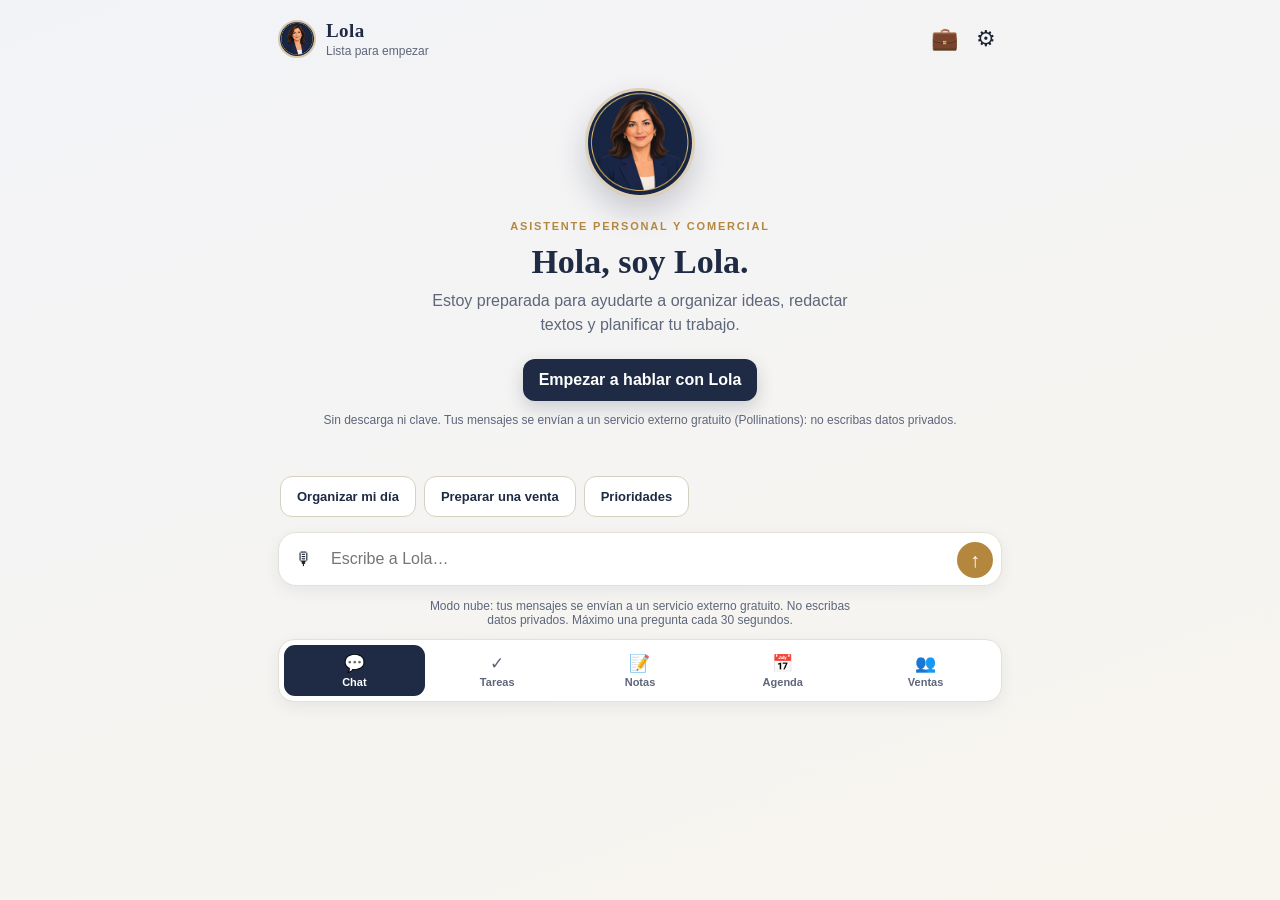
<file: index.html>
<!doctype html>
<html lang="es">
  <head>
    <meta charset="UTF-8" />
    <meta name="viewport" content="width=device-width, initial-scale=1, viewport-fit=cover" />
    <meta name="theme-color" content="#1f2a44" />
    <meta name="description" content="Lola, asistente personal y comercial privada." />
    <link rel="manifest" href="manifest.webmanifest" />
    <link rel="stylesheet" href="styles.css" />
    <title>Lola</title>
  </head>
  <body>
    <main class="app-shell">
      <header class="topbar">
        <div class="brand"><img src="avatar.png" alt="" class="brand-avatar" id="brandAvatar"><div><strong>Lola</strong><small id="status">Preparando…</small></div></div>
        <div class="topbar-actions">
          <button class="icon-button" id="salesButton" aria-label="Preparar textos de venta" title="Textos de venta">💼</button>
          <button class="icon-button" id="settingsButton" aria-label="Abrir ajustes" title="Ajustes">⚙</button>
        </div>
      </header>

      <section class="view" id="view-chat">
        <section class="welcome" id="welcome">
          <div class="avatar" id="avatar"><img src="avatar.png" alt="Lola" id="avatarImg"></div>
          <p class="eyebrow">ASISTENTE PERSONAL Y COMERCIAL</p>
          <h1>Hola, soy Lola.</h1>
          <p>Estoy preparada para ayudarte a organizar ideas, redactar textos y planificar tu trabajo.</p>
          <button class="primary" id="startModel">Empezar a hablar con Lola</button>
          <p class="hint" id="welcomeHint">Sin descarga ni clave. Tus mensajes se envían a un servicio externo gratuito (Pollinations): no escribas datos privados.</p>
        </section>

        <section class="chat" aria-label="Conversación con Lola">
          <div class="messages" id="messages" aria-live="polite"></div>
          <div class="suggestions" id="suggestions">
            <button data-prompt="Ayúdame a organizar mis tareas de hoy.">Organizar mi día</button>
            <button id="salesChip">Preparar una venta</button>
            <button data-prompt="Haz una lista breve de prioridades para esta semana.">Prioridades</button>
          </div>
          <form class="composer" id="chatForm">
            <button type="button" class="round" id="micButton" aria-label="Hablar con Lola" title="Hablar">🎙</button>
            <label class="sr-only" for="messageInput">Escribe un mensaje</label>
            <textarea id="messageInput" rows="1" placeholder="Escribe a Lola…" enterkeyhint="send"></textarea>
            <button class="send" type="submit" aria-label="Enviar mensaje">↑</button>
          </form>
          <p class="hint cloud-note" id="cloudNote">Modo nube: tus mensajes se envían a un servicio externo gratuito. No escribas datos privados. Máximo una pregunta cada 30 segundos.</p>
        </section>
      </section>

      <section class="view" id="view-tasks" hidden>
        <h2>Tareas</h2>
        <form class="card form-grid" id="taskForm">
          <input id="taskText" type="text" placeholder="¿Qué hay que hacer?" required maxlength="200">
          <div class="form-row">
            <label>Fecha <input id="taskDate" type="date"></label>
            <label>Hora <input id="taskTime" type="time"></label>
            <label>Prioridad
              <select id="taskPrio"><option value="alta">Alta</option><option value="media" selected>Media</option><option value="baja">Baja</option></select>
            </label>
          </div>
          <button class="primary" type="submit">Añadir tarea</button>
          <p class="hint">Si pones fecha y hora, Lola te avisa mientras la tengas abierta. Una web no puede avisar con la pantalla cerrada.</p>
        </form>
        <div id="taskList" class="list"></div>
      </section>

      <section class="view" id="view-notes" hidden>
        <h2>Notas</h2>
        <form class="card form-grid" id="noteForm">
          <textarea id="noteText" rows="3" placeholder="Escribe una nota…" required maxlength="2000"></textarea>
          <button class="primary" type="submit">Guardar nota</button>
        </form>
        <div id="noteList" class="list"></div>
      </section>

      <section class="view" id="view-agenda" hidden>
        <h2>Agenda</h2>
        <form class="card form-grid" id="eventForm">
          <input id="eventTitle" type="text" placeholder="Cita o evento" required maxlength="120">
          <div class="form-row">
            <label>Fecha <input id="eventDate" type="date" required></label>
            <label>Hora <input id="eventTime" type="time"></label>
          </div>
          <input id="eventNote" type="text" placeholder="Detalle (opcional)" maxlength="200">
          <button class="primary" type="submit">Añadir a la agenda</button>
          <p class="hint">Agenda local de este navegador. Cada evento se puede exportar (.ics) para meterlo en el calendario del Mac o del iPhone.</p>
        </form>
        <div class="row-actions"><button class="secondary" id="exportAllIcs" type="button">Exportar todo (.ics)</button></div>
        <div id="eventList" class="list"></div>
      </section>

      <section class="view" id="view-contacts" hidden>
        <h2>Contactos comerciales</h2>
        <form class="card form-grid" id="contactForm">
          <input id="contactName" type="text" placeholder="Nombre" required maxlength="80">
          <div class="form-row">
            <input id="contactCompany" type="text" placeholder="Empresa" maxlength="80">
            <input id="contactPhone" type="tel" placeholder="Teléfono" maxlength="20">
          </div>
          <div class="form-row">
            <label>Le interesa
              <select id="contactInterest"><option value="">Sin marcar</option><option>Luz</option><option>Gas</option><option>Telefonía</option><option>Alarmas</option><option>Otro</option></select>
            </label>
          </div>
          <input id="contactNote" type="text" placeholder="Nota (opcional)" maxlength="200">
          <button class="primary" type="submit">Guardar contacto</button>
        </form>
        <div id="contactList" class="list"></div>

        <h2>Oportunidades</h2>
        <form class="card form-grid" id="oppForm">
          <label>Contacto <select id="oppContact"></select></label>
          <div class="form-row">
            <label>Producto
              <select id="oppProduct"><option>Luz</option><option>Gas</option><option>Telefonía</option><option>Alarmas</option><option>Otro</option></select>
            </label>
            <label>Estado
              <select id="oppStatus"><option value="nueva">Nueva</option><option value="en curso">En curso</option><option value="ganada">Ganada</option><option value="perdida">Perdida</option></select>
            </label>
          </div>
          <label>Próximo seguimiento <input id="oppFollowUp" type="date"></label>
          <input id="oppNote" type="text" placeholder="Nota (opcional)" maxlength="200">
          <button class="primary" type="submit">Registrar oportunidad</button>
        </form>
        <div id="oppList" class="list"></div>

        <h2>Actividad</h2>
        <div class="card form-grid">
          <p class="hint">Resumen hecho en tu navegador, sin enviar nada fuera.</p>
          <button class="secondary" id="activitySummary" type="button">Ver resumen de actividad</button>
          <div id="activityOut" class="activity-out" hidden></div>
        </div>
      </section>

      <nav class="tabbar" aria-label="Secciones">
        <button class="tab active" data-view="view-chat">💬<span>Chat</span></button>
        <button class="tab" data-view="view-tasks">✓<span>Tareas</span></button>
        <button class="tab" data-view="view-notes">📝<span>Notas</span></button>
        <button class="tab" data-view="view-agenda">📅<span>Agenda</span></button>
        <button class="tab" data-view="view-contacts">👥<span>Ventas</span></button>
      </nav>
    </main>

    <dialog id="salesDialog">
      <form method="dialog" class="settings">
        <div class="dialog-title"><h2>Textos de venta</h2><button value="cancel" class="icon-button" aria-label="Cerrar">×</button></div>
        <p class="hint">Lola redacta el texto y aparece en el chat. Sin precios ni comisiones: eso lo cierras tú.</p>
        <label for="salesKind">Qué necesitas</label>
        <select id="salesKind">
          <option value="mensaje">Mensaje de primer contacto</option>
          <option value="seguimiento">Mensaje de seguimiento</option>
          <option value="me lo pienso">Respuesta a "me lo pienso"</option>
          <option value="guion">Guion de llamada</option>
          <option value="propuesta">Propuesta breve por escrito</option>
        </select>
        <label for="salesProduct">Qué vendes</label>
        <select id="salesProduct">
          <option value="luz">Luz</option>
          <option value="gas">Gas</option>
          <option value="telefonía">Telefonía</option>
          <option value="alarmas">Alarmas</option>
        </select>
        <label for="salesTarget">A quién va dirigido</label>
        <select id="salesTarget">
          <option value="un pequeño comercio local">Pequeño comercio</option>
          <option value="una empresa mediana">Empresa mediana</option>
          <option value="un autónomo">Autónomo</option>
          <option value="una comunidad o administrador de fincas">Comunidad / administrador de fincas</option>
        </select>
        <label for="salesTone">Tono</label>
        <select id="salesTone">
          <option value="cercano y directo, como un conocido del barrio">Cercano</option>
          <option value="profesional y serio">Profesional</option>
          <option value="breve, para WhatsApp">Breve para WhatsApp</option>
        </select>
        <button id="salesGenerate" type="button" class="primary">Redactar con Lola</button>
        <p class="hint">El texto aparece en el chat: mantén pulsado para copiarlo.</p>
      </form>
    </dialog>

    <dialog id="settingsDialog">
      <form method="dialog" class="settings">
        <div class="dialog-title"><h2>Ajustes</h2><button value="cancel" class="icon-button" aria-label="Cerrar">×</button></div>
        <label class="toggle"><span>Leer las respuestas en voz alta</span><input id="voiceToggle" type="checkbox" checked></label>
        <label for="voiceSelect">Voz</label>
        <select id="voiceSelect"><option value="">Automática (la mejor voz en español)</option></select>
        <label for="voiceRate">Velocidad de la voz</label>
        <div class="rate-row"><input id="voiceRate" type="range" min="0.7" max="1.3" step="0.05" value="1"><span id="voiceRateLabel">Normal</span></div>
        <label for="providerSelect">Inteligencia de Lola</label>
        <select id="providerSelect">
          <option value="cloud">Nube gratis · sin clave (recomendada)</option>
          <option value="gemini">Nube Gemini · tu clave gratuita</option>
          <option value="local">Local · privada, descarga de 1 GB</option>
        </select>
        <div id="geminiKeyBlock" hidden>
          <label for="geminiKey">Tu clave de Gemini</label>
          <input id="geminiKey" type="password" placeholder="Pega aquí tu clave de AI Studio" autocomplete="off" />
          <p class="hint">Se guarda solo en este navegador, nunca en la web. Créala gratis en aistudio.google.com</p>
        </div>
        <label for="memoryText">Lo que Lola recuerda de ti</label>
        <textarea id="memoryText" rows="4" placeholder="Ej.: Me llamo Ángel, dirijo Sinergys en Linares, vendo luz, gas, telefonía y alarmas."></textarea>
        <p class="hint">Lola apunta sola lo importante de vuestras conversaciones y también puedes escribirlo tú aquí. Se guarda solo en este navegador.</p>
        <h3 class="settings-h">Avisos</h3>
        <button id="notifPermission" type="button" class="secondary">Permitir avisos del navegador</button>
        <p class="hint">Los avisos de tareas y agenda suenan solo mientras Lola está abierta. Una web gratis no puede avisar con la pantalla cerrada.</p>
        <h3 class="settings-h">Tus datos</h3>
        <div class="settings-buttons">
          <button id="exportData" type="button" class="secondary">Exportar datos</button>
          <button id="importData" type="button" class="secondary">Importar datos</button>
          <input id="importFile" type="file" accept="application/json" hidden>
        </div>
        <p class="hint">Se descarga un archivo con tus tareas, notas, agenda, contactos, memoria y conversación. Guárdalo para pasarlo a otro dispositivo.</p>
        <div class="settings-buttons">
          <button id="clearMemory" type="button" class="secondary">Vaciar memoria</button>
          <button id="clearConversation" type="button" class="secondary">Borrar conversación</button>
        </div>
        <h3 class="settings-h">Instalar en el iPhone</h3>
        <p class="hint">Abre la web en Safari, toca Compartir (el cuadrado con la flecha) y elige "Añadir a pantalla de inicio". Lola se abrirá como una app.</p>
        <p class="privacy">Todo se guarda solo en este navegador. En modo nube tus mensajes de chat se envían a un servicio externo (Pollinations o Google): no escribas datos privados. En modo local nada sale de tu dispositivo. Las tareas, notas, agenda y contactos no salen nunca de tu navegador salvo que los exportes tú.</p>
      </form>
    </dialog>
    <script type="module" src="app.js"></script>
  </body>
</html>
</file>
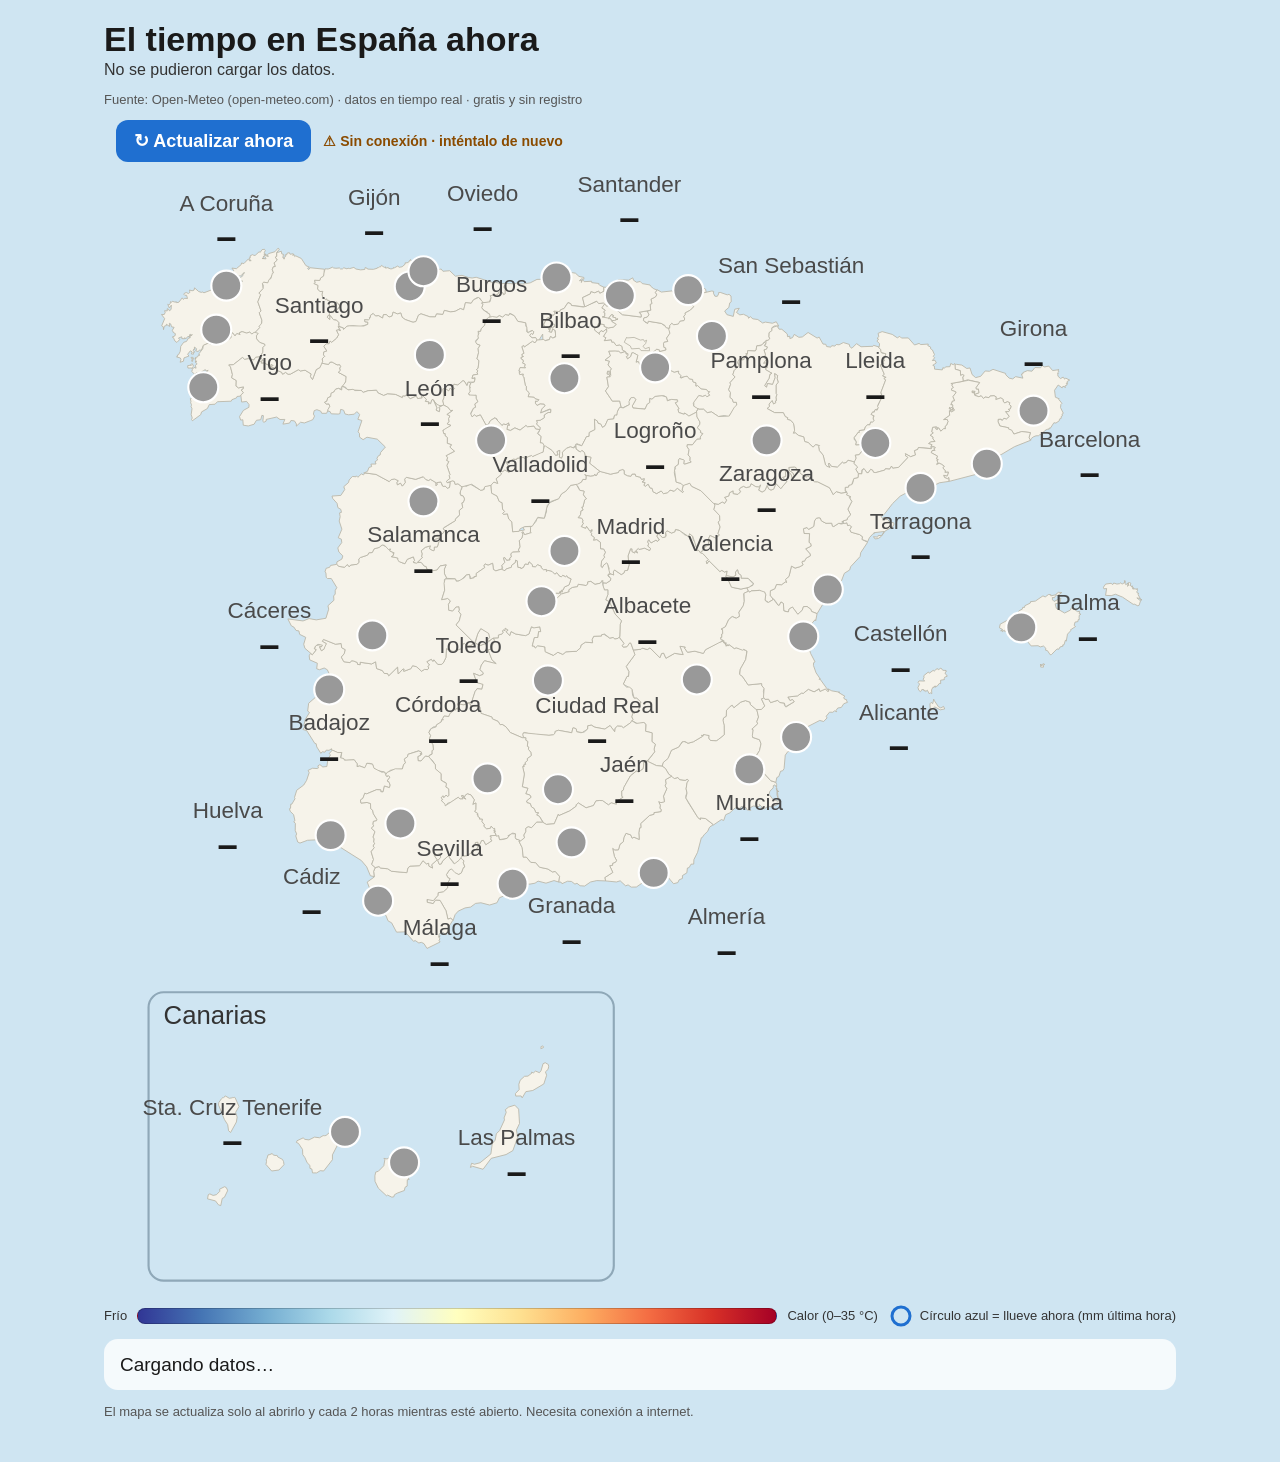
<file: tiempo/index.html>
<!DOCTYPE html>
<html lang="es">
<head>
<meta charset="utf-8">
<meta name="viewport" content="width=device-width, initial-scale=1">
<title>El tiempo en España ahora</title>
<style>
  :root { --ocean:#cfe5f2; --ink:#1a1a1a; --muted:#555; }
  * { box-sizing: border-box; }
  body { margin:0; background:var(--ocean); color:var(--ink);
         font-family:-apple-system,'Segoe UI',Roboto,Arial,sans-serif; }
  .wrap { max-width:1100px; margin:0 auto; padding:14px 14px 30px; }
  h1 { font-size:clamp(22px,4.5vw,34px); margin:6px 0 2px; }
  .sub { color:#333; font-size:clamp(13px,2.4vw,16px); margin:2px 0; }
  .src { color:var(--muted); font-size:clamp(11px,2vw,13px); }
  #estado { display:flex; align-items:center; gap:12px; flex-wrap:wrap; margin:10px 0 4px; }
  #hora { font-size:clamp(16px,3vw,20px); font-weight:700; }
  #btn { font-size:clamp(15px,2.6vw,18px); font-weight:700; padding:10px 18px; border:0;
         border-radius:12px; background:#1f6fd0; color:#fff; cursor:pointer; }
  #btn:active { transform:scale(.97); }
  #aviso { color:#8a4b00; font-weight:600; font-size:clamp(12px,2.2vw,14px); }
  #mapa { width:100%; height:auto; display:block; }
  .dot { stroke:#fff; stroke-width:2; }
  .ring { fill:none; stroke:#1f6fd0; stroke-width:4; }
  .temp { font-size:34px; font-weight:800; fill:#1a1a1a; text-anchor:middle; }
  .nom { font-size:21px; fill:#4a4a4a; text-anchor:middle; }
  .mm { font-size:19px; font-weight:700; fill:#1f6fd0; text-anchor:middle; }
  .land { fill:#f6f3ea; stroke:#b9b6a8; stroke-width:.8; }
  #resumen { background:#ffffffcc; border-radius:14px; padding:12px 16px; margin-top:10px;
             font-size:clamp(15px,2.8vw,19px); line-height:1.45; }
  .leyenda { display:flex; align-items:center; gap:10px; margin-top:12px; flex-wrap:wrap; }
  .barra { flex:1 1 220px; height:16px; border-radius:8px; border:1px solid #0003;
           background:linear-gradient(90deg,#313695,#4575b4,#74add1,#abd9e9,#e0f3f8,#ffffbf,#fee090,#fdae61,#f46d43,#d73027,#a50026); }
  .leyenda .t { font-size:clamp(11px,2vw,13px); color:#333; }
  .muestra { display:inline-flex; align-items:center; gap:6px; font-size:clamp(11px,2vw,13px); color:#333; }
  .muestra svg { width:26px; height:26px; }
</style>
</head>
<body>
<div class="wrap">
  <h1>El tiempo en España ahora</h1>
  <p class="sub" id="fecha">Cargando…</p>
  <p class="src">Fuente: Open-Meteo (open-meteo.com) · datos en tiempo real · gratis y sin registro</p>
  <div id="estado">
    <span id="hora"></span>
    <button id="btn" onclick="cargar(true)">↻ Actualizar ahora</button>
    <span id="aviso"></span>
  </div>
  <svg id="mapa" viewBox="0 0 1000 1049" role="img" aria-label="Mapa de España con temperaturas"></svg>
  <div class="leyenda">
    <span class="t">Frío</span><div class="barra"></div><span class="t">Calor (0–35 °C)</span>
    <span class="muestra"><svg viewBox="0 0 26 26"><circle cx="13" cy="13" r="9" fill="none" stroke="#1f6fd0" stroke-width="3"/></svg> Círculo azul = llueve ahora (mm última hora)</span>
  </div>
  <div id="resumen">Cargando datos…</div>
  <p class="src" style="margin-top:14px">El mapa se actualiza solo al abrirlo y cada 2 horas mientras esté abierto. Necesita conexión a internet.</p>
</div>
<script id="mapdata" type="application/json">{"W": 1000.0, "H": 1048.7, "pen": ["M893.5,397.9L889.6,400.7L888.5,400.3L888.0,400.4L886.6,402.7L884.6,402.5L884.8,404.7L886.3,406.2L892.0,403.3L892.9,403.6L891.8,404.2L892.4,405.9L891.2,407.7L887.3,408.4L888.3,412.5L896.1,417.0L901.3,414.4L902.6,412.0L908.2,415.7L910.2,415.4L909.6,417.6L911.3,418.1L909.8,419.0L909.6,421.0L909.8,423.1L908.8,423.1L908.5,425.0L905.8,425.5L905.0,428.5L906.3,429.6L901.5,432.8L902.0,433.3L898.8,436.7L897.6,443.3L897.1,442.3L896.7,442.6L895.6,446.5L894.1,446.9L894.8,447.8L891.8,448.7L890.7,450.8L889.0,450.5L883.8,455.8L882.6,455.9L880.1,452.1L878.3,451.7L878.6,449.9L876.4,447.8L873.4,448.6L871.3,447.5L864.9,447.7L861.9,444.1L862.2,441.2L860.5,438.3L862.3,435.3L857.0,431.0L854.5,430.5L853.7,432.1L855.0,431.8L854.5,432.4L852.4,432.0L852.1,432.3L852.2,432.6L851.7,433.2L851.7,433.6L851.6,433.4L850.7,433.4L850.7,433.6L850.0,433.9L849.8,433.6L848.4,434.2L847.1,439.9L844.0,439.1L844.2,436.9L842.7,435.8L844.3,434.8L842.7,433.4L840.2,434.3L839.8,433.0L838.0,434.5L838.2,433.4L836.4,433.5L838.3,432.4L835.3,430.8L836.0,427.4L843.1,423.5L847.5,419.3L851.4,418.1L853.7,414.8L856.6,413.4L857.0,411.7L858.7,411.8L859.0,410.2L864.1,407.7L864.3,406.4L868.8,405.9L875.9,401.0L878.0,402.0L881.1,399.7L883.3,399.9L883.2,401.0L887.3,400.1L890.3,397.7L893.5,397.9Z", "M952.6,386.9L952.5,389.3L953.2,390.6L955.3,389.0L954.8,392.1L955.8,391.3L955.5,388.7L956.7,388.6L957.9,389.2L957.1,391.5L957.8,391.2L958.5,392.5L959.4,391.6L959.3,393.5L960.1,394.9L960.2,393.2L961.1,394.6L964.4,394.6L963.4,394.9L964.2,395.8L963.4,397.3L964.1,398.5L965.1,398.5L964.7,399.9L967.1,404.3L968.3,404.6L967.1,405.2L967.1,404.5L966.2,403.4L963.5,402.9L966.9,405.6L965.6,409.8L964.4,410.3L961.0,408.6L960.5,408.6L960.3,409.0L950.2,402.2L943.6,399.5L939.6,400.8L934.3,400.5L935.3,394.1L932.8,394.5L932.3,392.9L934.4,390.0L939.5,389.3L941.0,390.5L941.9,389.0L944.9,390.0L947.4,389.6L948.5,388.8L949.1,389.6L949.9,389.9L952.3,388.5L951.8,386.8L952.6,386.9Z", "M780.7,468.3L782.4,470.4L785.5,470.6L785.1,471.3L785.9,471.5L784.4,472.9L786.7,475.9L784.2,476.9L783.8,478.1L784.0,479.1L780.4,479.7L780.5,482.8L779.2,482.7L777.0,485.5L775.5,485.1L775.6,486.3L775.2,485.6L774.5,485.2L774.4,486.4L773.2,486.3L772.0,488.7L772.2,492.3L770.8,491.4L769.9,492.4L768.0,489.0L766.5,490.3L766.1,489.3L764.9,489.7L764.8,488.5L762.9,488.4L762.1,490.0L761.6,490.3L760.0,489.0L759.3,486.4L760.8,483.3L759.4,481.7L760.3,480.3L765.5,480.5L764.1,478.7L765.0,477.4L764.7,475.5L769.0,472.0L769.5,472.8L770.1,473.0L773.6,470.4L774.5,471.4L776.0,469.5L777.7,468.9L778.0,469.7L778.2,469.6L778.4,469.9L780.7,468.3Z", "M774.2,498.2L778.3,504.3L780.6,505.6L783.2,504.1L784.2,506.5L780.1,507.3L775.0,504.6L770.8,508.3L770.5,501.7L771.6,500.4L773.1,501.5L774.0,497.3L774.2,498.2Z", "M875.9,464.3L877.6,464.9L876.3,465.8L876.4,467.5L873.8,467.4L873.6,464.6L874.6,466.2L874.6,465.1L875.8,465.7L875.9,464.3Z", "M285.9,87.2L286.6,88.9L289.7,89.7L289.2,91.1L291.6,93.7L294.5,94.9L296.9,94.7L295.2,95.1L296.7,97.2L300.8,95.7L309.1,97.0L314.5,96.1L316.2,98.2L322.5,97.7L327.8,102.8L334.0,102.0L339.8,104.0L343.4,104.5L347.2,103.8L362.5,108.7L363.7,108.3L371.3,109.7L374.6,109.4L375.1,110.7L373.5,111.7L373.2,113.8L374.3,114.4L374.4,119.1L372.6,120.1L372.1,118.4L368.7,117.4L367.0,120.2L360.3,121.0L361.1,122.8L359.3,127.2L353.0,127.5L350.9,123.5L348.2,122.7L344.7,124.8L342.5,128.1L337.2,127.4L335.5,134.1L332.4,133.0L327.7,135.5L323.3,136.1L317.5,134.7L316.1,138.5L310.2,138.0L309.1,140.8L304.0,140.7L295.7,137.9L293.4,139.1L291.0,145.1L288.3,145.8L280.9,143.2L278.1,141.1L276.8,137.1L273.8,138.0L269.7,136.3L268.7,140.0L266.0,140.9L263.2,138.6L260.7,138.7L259.9,141.9L256.0,139.6L253.3,140.0L251.1,137.6L248.5,139.4L248.7,141.2L247.6,141.2L247.8,142.7L246.7,143.6L243.1,143.4L243.4,145.3L246.1,145.6L246.1,147.7L238.8,150.0L232.3,148.9L226.7,149.5L223.3,152.5L223.4,151.1L219.1,149.6L219.1,146.2L216.7,143.6L214.1,143.4L210.9,139.5L210.6,143.4L208.2,141.0L209.3,139.1L210.4,139.7L210.2,137.8L212.2,135.4L213.7,136.5L219.6,132.3L220.0,130.6L218.9,128.7L216.7,127.5L216.9,126.7L215.7,129.5L210.9,131.3L209.3,128.6L210.4,126.9L210.0,125.5L208.0,125.2L207.4,123.9L206.7,124.7L203.9,122.1L203.3,119.9L204.0,117.0L201.3,117.1L199.2,114.8L199.5,111.4L195.8,109.7L196.7,108.8L196.4,106.5L201.2,106.8L202.1,104.4L204.8,102.6L204.9,99.9L206.5,95.7L206.9,96.0L207.7,96.1L207.8,95.9L208.0,96.1L209.8,95.9L213.1,94.4L214.1,95.1L216.4,95.4L219.6,95.1L220.7,96.1L222.5,96.0L223.7,94.9L226.7,96.0L227.6,95.3L229.2,95.7L233.1,94.6L235.0,96.1L239.4,96.9L243.3,96.5L243.6,94.7L245.3,95.4L245.3,95.5L245.3,95.6L245.3,95.6L245.4,95.7L245.5,95.7L245.7,95.7L245.7,96.0L246.3,96.2L251.3,96.4L254.8,95.4L255.3,95.1L255.1,94.9L255.2,94.7L255.3,94.8L256.0,94.8L257.2,94.0L258.0,94.1L258.8,92.7L261.5,94.6L262.5,94.0L262.7,95.3L264.8,94.7L264.8,94.9L265.0,94.8L265.3,95.0L265.3,95.3L267.6,96.0L269.0,95.8L269.9,95.2L269.9,95.0L270.0,94.8L269.9,95.3L270.7,95.1L274.0,93.3L275.4,94.5L278.1,94.0L280.9,91.6L280.9,90.3L282.7,90.3L284.1,89.7L285.9,87.2Z", "M162.4,76.6L163.6,77.6L161.0,80.8L160.9,85.0L159.8,85.0L161.7,87.7L158.7,90.4L159.9,93.7L158.0,93.9L157.0,96.6L158.1,99.7L152.9,108.9L148.9,108.4L147.8,109.8L148.5,114.3L144.5,118.6L146.2,120.0L143.5,126.7L146.5,135.2L144.8,136.9L147.3,143.8L146.6,148.3L144.7,149.6L145.3,150.7L141.2,155.2L137.9,156.8L135.9,154.9L133.1,155.9L128.6,154.4L126.1,155.7L127.0,157.3L123.9,156.3L122.1,158.5L119.8,155.5L119.1,156.8L118.1,156.0L118.7,159.9L117.1,161.2L114.6,160.3L113.1,162.2L113.6,163.3L109.4,164.1L103.6,162.7L103.7,163.9L100.7,164.2L100.2,166.5L97.3,165.3L92.7,167.3L90.8,171.9L89.3,171.7L87.6,173.1L85.5,172.3L85.7,172.3L86.4,170.5L84.3,168.9L84.6,171.1L83.8,170.7L83.1,172.3L84.7,173.5L83.3,173.9L83.4,175.6L81.4,175.3L82.3,173.5L80.6,172.4L78.0,175.6L79.2,177.3L74.6,179.0L74.1,182.1L71.0,183.1L71.8,180.5L71.2,179.1L67.7,178.1L67.7,178.0L67.8,178.1L68.3,178.0L68.5,177.8L68.5,176.3L69.5,176.1L71.1,173.0L71.6,168.2L74.4,164.4L76.9,163.7L78.9,160.4L80.3,160.4L80.3,158.2L81.9,158.0L82.2,157.0L81.4,158.1L80.6,157.0L79.9,157.3L79.9,159.7L78.4,158.8L76.3,161.2L75.5,160.1L75.3,160.2L75.1,161.2L72.6,161.0L72.5,159.3L69.5,160.5L70.6,161.9L68.0,164.6L66.1,163.2L64.8,160.2L64.4,159.7L63.7,159.6L66.3,158.3L66.6,156.4L64.5,155.2L64.1,153.8L63.7,153.3L65.4,150.5L63.0,150.0L62.2,147.3L61.0,146.7L61.1,149.7L58.2,147.6L58.2,148.8L56.2,149.4L55.5,152.7L55.3,150.1L53.8,149.1L56.6,142.4L53.6,138.5L56.2,138.5L57.1,136.6L56.5,135.0L59.0,135.2L59.0,133.1L60.5,133.9L61.0,135.1L62.6,133.8L62.8,129.8L60.9,132.4L59.5,129.0L60.5,129.7L61.7,128.5L62.1,126.5L63.0,127.2L63.7,126.2L66.6,127.1L67.1,126.9L67.2,126.7L67.2,126.4L67.7,127.5L69.8,127.1L73.0,123.0L74.1,124.5L75.1,123.4L77.9,123.6L77.0,120.5L75.4,120.6L74.4,119.6L74.8,118.9L76.7,118.0L78.7,119.0L80.1,117.9L79.8,117.2L80.1,116.9L79.7,115.7L82.2,116.4L84.0,115.8L84.5,113.7L88.3,117.1L90.8,117.9L92.2,117.5L93.2,118.3L100.2,115.6L100.4,116.0L102.8,116.5L105.0,116.1L107.0,114.9L107.8,112.4L110.3,112.4L111.4,110.6L113.5,111.6L114.0,109.9L115.8,112.0L113.8,112.1L115.5,112.6L115.0,114.1L117.0,113.8L118.3,111.0L117.1,109.9L120.3,108.6L126.9,115.1L126.0,110.2L129.3,107.4L125.3,106.6L123.5,107.6L122.2,106.0L119.7,105.3L123.8,103.5L127.4,104.0L129.6,102.3L129.5,100.8L130.7,100.3L130.8,99.2L127.5,102.6L124.3,102.7L124.3,101.2L123.1,103.4L118.0,104.2L119.5,100.8L118.6,99.6L121.1,97.7L119.3,95.2L123.5,95.8L128.0,92.0L128.3,90.5L130.5,91.0L134.7,86.7L135.1,87.1L135.8,88.6L137.3,88.2L135.8,87.2L135.9,85.3L136.5,85.4L136.3,84.2L136.7,84.1L136.6,83.6L138.7,82.7L139.2,83.1L140.9,83.5L144.5,80.2L146.1,80.3L146.2,79.9L147.4,78.0L149.8,77.7L149.8,77.9L150.1,78.3L150.4,78.6L150.4,78.9L149.5,80.9L151.1,83.0L149.3,81.9L149.7,83.3L148.2,85.2L149.5,86.2L147.4,86.3L151.2,86.6L149.8,84.1L150.3,83.3L152.1,83.0L151.8,84.2L153.4,84.3L152.4,83.0L153.5,81.7L159.4,80.0L162.4,76.6Z", "M795.2,185.0L800.2,185.7L804.8,188.9L807.8,188.4L809.8,194.6L813.1,197.4L817.8,196.2L822.0,191.2L826.0,191.5L829.3,189.7L841.1,193.5L841.2,194.8L844.4,197.9L847.7,198.6L850.4,196.5L857.2,197.9L855.8,194.1L857.1,194.0L857.2,192.7L861.3,190.9L865.7,191.4L868.4,188.0L873.7,188.2L875.6,186.1L877.0,187.5L881.4,186.7L884.9,190.8L890.9,190.0L890.0,190.6L890.7,191.6L889.7,192.4L890.3,192.9L889.5,193.7L890.2,193.6L890.4,193.9L889.6,194.7L890.1,196.3L892.3,198.3L894.6,197.0L895.2,197.2L896.0,198.8L897.2,197.9L900.8,199.7L898.5,201.0L898.4,201.9L899.3,202.6L898.7,202.9L897.7,202.4L897.8,203.0L898.5,204.2L896.2,205.3L896.9,206.6L894.6,205.4L893.8,207.0L890.1,204.3L886.7,209.2L887.5,215.7L891.1,217.2L890.6,217.7L893.6,221.4L892.6,222.4L892.3,225.4L894.9,230.7L893.8,231.3L893.6,231.8L894.0,232.0L894.0,233.0L893.1,233.4L892.8,235.6L891.5,235.9L891.2,236.7L891.1,237.7L888.0,239.8L886.1,239.5L883.0,244.3L882.3,244.2L882.5,244.7L882.1,244.8L882.1,245.1L881.2,245.0L881.2,245.7L879.9,245.6L877.7,246.8L874.8,250.0L874.8,250.4L872.7,250.8L871.7,251.6L869.4,251.7L867.1,252.6L865.0,254.2L864.3,255.9L862.9,253.4L864.2,248.7L856.2,247.7L848.8,250.1L846.7,246.5L843.6,245.2L843.8,244.2L835.8,242.6L834.0,238.6L834.1,236.3L836.9,236.1L837.8,237.3L839.4,235.3L841.8,235.9L844.4,233.6L840.9,229.1L843.9,229.1L844.8,227.8L843.5,227.0L845.6,226.4L846.1,223.8L844.4,222.4L845.0,220.9L842.8,219.9L840.1,221.1L838.6,219.2L838.9,217.9L836.6,216.3L831.9,217.9L832.2,215.3L830.2,214.3L826.5,214.6L825.6,216.1L821.8,215.5L820.5,217.0L818.3,214.4L816.1,215.2L812.3,214.0L811.5,211.2L809.8,211.5L809.7,209.8L812.6,210.2L811.8,212.1L812.4,212.9L816.1,211.6L815.7,208.1L814.1,208.4L813.2,207.0L816.8,202.0L805.6,199.4L801.5,200.8L801.0,196.7L802.4,195.5L800.7,194.5L799.1,195.5L798.8,190.9L794.1,189.6L793.6,185.7L795.2,185.0Z", "M128.8,154.5L133.1,155.9L135.9,154.9L137.8,156.8L140.0,155.2L143.0,155.2L143.9,156.1L142.2,158.4L142.4,161.2L145.3,164.5L149.9,166.1L150.2,167.3L148.3,169.2L148.2,173.7L145.6,178.0L141.4,178.5L139.7,181.0L134.9,179.7L131.1,180.5L129.3,178.5L120.6,185.4L116.4,185.6L118.0,187.4L119.8,194.5L119.1,197.6L123.4,200.1L123.2,205.3L125.5,207.0L130.0,206.0L129.9,207.9L128.0,209.0L130.1,211.5L127.0,214.7L124.1,215.0L123.5,216.4L119.3,218.0L118.7,219.4L105.8,219.9L103.6,222.2L98.2,222.6L96.4,226.3L91.0,229.4L90.2,232.0L82.4,237.7L82.2,237.1L81.7,236.5L82.3,235.0L81.3,231.9L82.1,226.3L81.2,224.3L81.6,223.3L81.5,222.3L80.8,220.9L81.1,219.6L80.5,217.1L83.8,215.7L85.5,216.9L85.9,214.6L83.9,213.4L85.7,213.3L86.2,210.8L87.4,209.9L88.6,209.4L88.7,208.1L88.9,207.9L93.1,206.3L96.6,202.6L99.9,202.4L99.1,200.5L99.9,197.5L98.2,197.4L98.2,199.1L96.5,200.4L97.2,201.5L94.7,203.0L91.8,202.5L87.7,205.8L86.3,204.7L83.5,204.6L82.3,205.5L82.3,205.2L82.6,205.0L83.1,203.9L83.5,200.5L85.1,203.2L86.1,203.1L86.0,200.2L84.6,198.1L87.8,199.1L90.3,198.0L91.5,194.9L94.2,193.5L94.1,192.7L94.9,192.7L95.0,192.3L96.9,191.0L97.1,190.8L97.2,190.6L95.2,191.2L94.3,189.8L93.7,190.7L91.2,191.8L90.7,192.7L90.1,192.8L89.8,193.4L89.2,193.4L88.9,194.0L86.4,192.9L84.6,194.3L81.8,191.7L82.5,190.0L81.7,188.4L78.3,188.5L78.0,186.3L81.2,185.7L81.2,186.2L81.1,185.0L81.6,184.8L81.8,184.6L82.4,184.5L83.5,186.8L82.4,187.8L82.6,188.9L83.5,188.7L84.0,187.9L85.9,188.6L85.2,185.9L86.9,184.5L85.5,183.3L86.1,182.9L86.3,182.1L85.3,183.0L85.5,181.3L84.8,179.6L86.0,179.6L84.9,179.1L87.6,177.8L88.2,176.2L89.1,176.7L88.7,175.0L92.1,170.5L92.7,167.3L97.3,165.3L100.2,166.5L100.7,164.2L103.6,163.9L103.8,162.6L112.0,163.9L113.6,163.2L113.1,162.2L114.6,160.3L117.1,161.2L118.7,159.9L118.1,156.0L119.1,156.8L119.8,155.5L122.2,158.5L123.9,156.3L127.0,157.3L126.1,155.7L128.8,154.5Z", "M82.1,178.3L83.5,179.0L82.4,182.5L82.2,182.1L81.8,182.0L82.5,179.5L82.2,179.3L81.8,179.7L81.1,178.8L82.1,178.3Z", "M436.9,99.5L439.8,100.0L443.1,103.0L447.6,103.9L447.7,105.6L445.3,105.3L443.5,107.0L445.4,106.4L445.3,108.7L446.3,106.0L448.0,107.9L454.8,107.5L455.0,108.8L461.7,109.6L461.3,110.1L462.3,111.2L466.2,113.0L466.3,116.9L462.4,118.8L461.4,116.7L457.8,118.3L454.2,117.3L453.7,119.3L446.4,122.8L448.5,131.4L436.0,130.1L435.4,128.4L432.8,127.4L429.2,132.9L425.8,134.2L425.2,135.8L419.7,135.5L420.7,137.3L419.5,139.2L416.7,139.1L415.5,141.3L412.6,142.6L410.0,148.4L411.2,150.0L414.1,149.8L413.9,151.0L418.3,146.4L420.8,148.6L418.3,151.1L415.6,149.8L416.6,152.1L414.5,151.9L416.3,152.7L415.1,154.4L417.5,155.1L418.5,151.9L420.5,152.9L421.7,158.5L418.7,160.5L416.5,159.0L415.4,162.0L410.9,162.9L409.4,162.0L409.2,156.8L405.7,162.5L403.9,162.6L402.3,160.0L399.3,160.3L397.0,157.9L398.8,156.2L400.0,157.0L400.9,154.6L399.3,153.4L395.0,155.4L393.3,146.3L386.0,144.9L382.7,139.7L379.4,137.7L378.3,137.5L377.5,139.4L374.4,138.6L371.9,141.0L368.7,139.6L366.6,141.2L360.9,141.2L359.5,140.3L359.5,137.9L358.0,138.0L358.0,136.4L354.6,134.8L352.3,132.1L353.4,129.4L352.5,127.7L360.1,126.7L361.1,122.8L360.3,121.0L367.0,120.2L368.7,117.4L372.1,118.4L372.6,120.1L374.3,119.3L374.3,114.4L373.2,112.8L375.1,109.6L383.3,109.9L386.5,108.6L387.4,109.8L390.6,110.1L397.6,109.0L403.9,105.8L410.8,105.6L412.3,104.4L413.1,103.1L416.4,103.1L423.8,101.4L425.3,103.4L421.9,104.9L421.1,104.7L421.8,106.0L420.8,106.1L422.6,106.8L421.3,107.9L421.7,108.9L424.2,107.3L423.4,106.4L424.4,104.9L425.2,105.2L426.4,104.7L424.4,104.2L427.2,104.1L436.9,99.5Z", "M382.1,623.0L384.0,623.0L383.6,626.0L384.4,627.9L387.8,628.8L387.1,629.9L390.1,635.9L391.1,644.7L393.9,644.6L398.2,649.6L402.7,649.9L406.3,654.1L414.1,655.8L418.3,658.5L421.0,658.1L425.0,662.6L424.3,668.0L419.8,666.6L412.3,669.0L404.9,667.1L402.1,669.0L397.3,669.9L383.0,669.3L381.5,670.6L381.7,669.7L381.3,669.7L381.4,670.4L375.1,680.1L368.9,682.6L366.6,687.3L359.7,689.4L351.6,687.3L346.6,687.9L342.0,691.3L336.8,692.1L330.4,695.1L327.5,698.4L325.6,703.8L323.6,701.6L320.8,702.6L319.0,694.7L313.4,685.1L309.2,684.9L307.1,688.1L301.5,686.9L301.7,683.8L307.2,685.3L311.4,680.5L311.7,677.9L316.7,676.9L320.5,673.4L320.5,669.1L322.8,664.8L320.8,663.9L319.4,661.1L322.0,656.9L324.2,655.7L330.7,660.8L333.3,659.5L335.2,654.5L336.5,653.9L334.9,649.4L335.9,648.6L332.7,645.5L334.2,643.6L338.7,643.4L348.4,636.4L348.8,634.3L346.1,632.8L346.3,631.2L348.7,630.7L349.2,632.9L350.6,632.7L352.1,629.3L354.0,629.1L356.1,633.1L361.8,629.4L360.2,627.0L361.2,625.8L360.0,625.4L361.1,624.2L368.2,624.5L369.0,628.4L370.7,628.4L376.0,627.2L377.3,625.4L376.8,624.8L378.2,624.8L379.5,622.7L382.1,623.0Z", "M531.4,570.6L532.1,571.4L535.4,570.4L536.9,572.4L542.2,573.1L544.0,572.1L545.3,573.1L543.9,575.5L543.0,581.0L543.9,584.9L542.8,587.2L542.8,589.6L545.2,594.1L554.0,607.8L556.4,609.6L556.3,608.1L561.3,608.8L568.4,614.5L565.3,616.4L564.5,617.5L563.2,620.5L559.8,623.9L558.8,625.3L558.7,625.6L558.7,625.9L557.2,626.7L553.7,640.2L550.3,647.0L550.1,651.2L547.6,651.3L545.8,654.5L544.2,654.9L543.7,659.4L539.6,661.9L539.6,664.6L536.5,665.9L535.3,668.5L531.3,669.5L524.1,661.1L519.4,659.3L515.0,661.9L511.7,659.6L512.5,660.6L511.3,659.8L505.9,661.4L502.0,668.9L496.6,672.6L491.8,672.7L488.9,670.6L486.6,671.5L481.5,666.8L478.0,667.9L467.9,666.9L467.1,663.8L474.6,659.0L471.7,652.7L474.4,652.3L474.5,650.4L477.1,649.5L478.1,647.8L476.1,644.0L474.5,636.5L476.5,638.0L479.9,637.9L481.3,632.8L484.5,630.3L484.9,626.6L486.9,622.5L491.3,623.9L492.7,627.0L494.4,626.1L499.3,628.2L498.9,622.0L499.7,617.4L500.9,617.2L500.6,613.4L509.1,605.7L512.9,604.8L513.0,603.2L519.6,602.2L519.7,600.1L518.5,599.2L518.9,596.3L517.4,592.9L519.5,593.9L522.9,592.8L521.9,587.8L525.0,580.9L523.4,578.2L524.2,576.2L523.8,572.5L529.7,569.1L531.4,570.6Z", "M600.7,499.5L602.7,500.2L603.0,502.4L609.0,507.2L610.6,514.0L609.0,518.2L609.8,520.4L604.4,525.3L605.6,525.9L605.1,533.0L611.5,535.2L612.9,539.0L611.5,545.3L608.3,550.5L609.2,555.7L617.4,568.5L622.1,573.5L626.7,574.9L627.5,577.0L627.4,579.8L625.8,577.3L624.4,578.0L624.3,580.1L621.2,583.2L620.3,586.1L624.0,590.8L629.0,592.7L629.5,591.5L628.2,590.6L628.9,590.4L627.8,586.7L627.8,583.2L628.1,583.6L628.6,583.3L627.8,583.1L627.0,580.5L627.8,580.5L627.8,582.3L629.0,583.0L629.4,583.9L629.0,583.3L628.7,583.3L628.3,584.3L628.8,589.1L630.2,592.2L631.7,592.9L630.7,593.1L628.7,595.5L622.8,597.7L619.0,597.5L616.2,599.5L613.4,599.1L612.9,598.2L614.1,598.4L611.3,595.5L611.8,597.0L609.5,597.9L608.6,597.4L605.8,597.0L603.4,598.2L602.2,599.7L603.3,601.2L599.6,600.5L599.1,598.7L596.4,597.7L594.2,597.6L593.6,599.2L588.8,598.8L583.8,603.4L579.9,605.2L578.1,610.5L575.9,609.7L568.7,614.6L561.3,608.8L556.3,608.1L556.4,609.6L554.0,607.8L542.8,589.6L543.9,584.9L543.0,581.0L543.9,575.4L545.3,573.1L544.0,572.1L542.2,573.1L536.9,572.4L535.4,570.4L532.1,571.4L527.0,567.6L523.6,561.9L520.7,559.9L521.5,556.6L526.1,552.6L529.3,545.0L536.0,542.1L540.3,536.4L544.8,538.5L549.8,537.1L558.1,532.2L557.3,531.0L559.0,531.5L559.0,530.3L560.7,530.1L564.6,531.4L564.2,533.7L565.8,535.9L571.2,536.1L573.3,534.8L578.6,530.5L578.5,521.8L577.3,517.4L578.0,514.8L580.4,513.3L580.7,507.6L582.4,505.3L586.1,503.0L587.6,505.3L594.0,500.1L598.4,498.7L600.7,499.5Z", "M578.3,443.1L578.0,444.6L579.4,444.4L578.7,445.2L580.4,444.8L579.3,446.0L580.6,446.5L580.2,447.9L581.7,446.5L582.1,447.8L582.9,446.3L588.1,450.2L589.7,449.4L599.7,452.1L598.6,460.4L593.6,469.3L592.8,473.9L595.5,476.1L600.9,484.1L613.5,482.8L613.7,484.9L615.8,487.3L615.1,490.3L615.8,493.0L615.5,496.3L613.3,497.1L616.4,503.7L613.3,507.0L608.4,507.0L603.0,502.4L602.7,500.2L598.4,498.7L594.0,500.1L587.6,505.3L586.1,503.0L585.0,503.4L580.7,507.6L580.4,513.3L578.0,514.8L577.4,516.9L578.5,521.8L578.6,530.5L573.3,534.8L571.2,536.1L565.8,535.9L564.2,533.7L564.5,531.3L559.1,530.3L559.0,531.5L557.3,531.0L558.1,532.2L549.8,537.1L544.8,538.5L542.1,536.9L539.3,537.1L536.0,542.1L529.3,545.0L526.1,552.6L521.5,556.6L520.7,559.9L515.3,559.3L506.9,555.4L513.7,546.5L513.1,544.0L514.3,539.3L511.1,536.9L511.3,528.8L505.2,527.3L505.6,520.9L503.8,519.2L498.0,520.4L492.3,517.2L493.5,516.2L492.2,513.9L493.3,510.4L492.4,509.4L494.7,510.4L498.7,507.6L500.8,500.4L496.9,496.4L494.5,496.5L492.5,488.2L484.4,483.3L487.8,476.2L489.3,476.2L489.6,471.6L487.1,466.9L495.1,456.0L493.7,451.6L501.0,450.8L502.1,449.7L506.8,451.1L509.3,449.5L518.5,458.7L520.1,454.8L522.1,454.4L524.2,459.2L532.3,454.6L540.2,455.8L537.2,448.0L542.3,448.7L541.7,449.9L544.3,453.6L551.2,452.6L559.1,454.7L561.1,451.2L573.4,444.5L578.3,443.1Z", "M341.4,296.6L351.4,302.5L354.7,301.7L354.8,299.5L356.6,298.4L360.9,297.9L361.6,305.2L366.6,307.8L368.7,312.9L371.4,314.1L371.8,320.0L373.7,322.3L372.0,324.1L372.7,325.0L376.3,324.4L377.6,329.3L380.5,332.0L381.2,341.2L392.2,339.6L391.0,337.3L392.4,336.4L398.6,336.4L397.8,337.8L398.6,342.0L392.9,343.8L391.8,343.5L391.2,341.5L389.9,341.6L390.7,343.7L390.0,347.0L387.4,349.5L388.2,355.3L386.5,358.3L387.8,359.9L381.1,360.2L379.6,361.9L380.0,364.7L378.5,365.7L378.8,367.5L375.6,367.9L374.0,365.4L372.7,365.6L373.9,369.7L371.2,372.7L371.4,376.0L365.5,377.7L363.3,376.5L362.5,370.6L358.3,372.4L355.5,371.2L354.5,372.9L355.2,374.6L347.3,380.0L347.3,382.9L345.2,383.1L345.3,384.1L341.4,385.0L341.8,383.4L340.5,381.0L337.7,381.7L332.8,386.6L328.9,387.4L327.8,385.2L319.7,384.6L317.6,380.5L317.5,376.0L319.2,372.1L313.5,373.1L310.7,376.9L306.6,378.0L301.3,376.2L300.5,373.7L298.7,373.3L295.8,369.8L292.8,369.7L297.1,365.1L296.2,364.5L296.7,361.8L295.9,358.9L299.7,355.7L304.6,354.3L303.7,357.0L307.0,358.9L308.0,358.5L308.1,355.4L311.0,355.2L313.5,346.9L307.1,348.9L307.6,345.2L308.7,344.2L308.7,345.5L312.2,345.7L316.6,342.2L317.7,339.9L316.4,338.0L327.9,330.7L327.6,329.4L331.4,326.0L331.3,321.4L334.6,318.6L333.7,314.3L335.2,313.7L336.3,310.7L335.1,307.9L332.4,306.7L332.3,302.7L333.6,301.6L334.0,299.0L335.6,298.1L338.3,298.8L341.4,296.6Z", "M474.7,124.4L476.1,126.1L477.8,125.7L480.1,128.3L479.6,129.2L480.8,131.2L478.2,134.3L483.6,138.7L501.1,140.9L501.1,138.9L499.2,136.4L506.9,135.2L508.4,138.8L506.7,141.0L503.6,141.8L503.2,144.1L504.6,145.6L507.2,146.8L507.7,144.8L519.8,146.8L527.4,152.2L527.8,156.4L524.8,160.6L526.0,163.7L522.4,164.5L521.9,165.8L522.4,169.3L523.9,169.6L524.3,171.6L518.0,173.3L518.4,171.9L515.7,170.9L511.2,175.2L510.1,174.8L510.7,177.4L512.6,177.2L513.2,178.9L515.4,175.6L517.0,176.3L517.3,183.1L515.2,183.7L515.4,185.5L509.1,185.4L509.4,182.9L507.6,185.0L508.0,185.9L505.5,185.1L503.6,186.8L503.0,184.3L500.2,186.0L498.3,182.4L496.3,183.1L498.0,176.6L493.9,174.3L492.4,174.3L491.4,177.7L488.3,180.0L487.2,177.8L488.6,176.9L488.7,175.1L487.1,175.5L487.1,173.7L483.5,171.6L483.1,168.3L481.1,167.1L477.8,167.5L475.4,164.3L473.7,164.5L473.2,162.3L466.6,163.0L468.2,160.3L465.8,159.0L468.9,154.3L468.8,151.9L465.6,154.6L463.7,153.6L461.6,156.2L462.7,157.1L457.5,153.1L457.9,150.9L459.8,150.0L461.4,146.8L466.8,148.1L466.5,149.6L470.3,151.1L475.2,150.3L477.8,147.8L473.5,144.8L479.5,142.7L477.5,143.3L477.4,141.6L474.3,140.9L475.3,139.5L474.6,138.7L473.2,138.7L470.5,142.5L464.6,140.8L467.0,140.1L467.1,137.0L465.9,136.4L467.5,134.5L464.3,132.5L465.6,129.7L467.2,128.9L469.0,130.6L474.7,129.1L475.4,125.6L473.8,125.0L474.7,124.4Z", "M363.9,441.7L364.3,443.5L362.1,447.6L362.0,450.7L358.3,451.3L361.9,460.6L365.8,464.4L355.0,461.5L352.1,465.4L350.7,469.8L353.9,472.8L353.5,474.3L350.3,475.5L344.8,473.3L347.8,481.8L353.5,483.3L352.5,488.1L348.0,487.6L346.1,490.4L343.0,500.0L335.6,502.7L329.9,501.7L331.1,505.0L329.8,505.5L329.9,506.7L328.3,506.1L327.9,507.7L327.3,507.0L322.7,510.8L321.6,513.6L317.3,513.1L315.9,515.6L316.6,516.7L315.0,516.5L314.2,519.1L310.1,521.4L309.8,523.2L307.4,523.2L304.2,525.7L303.1,528.5L304.7,531.3L303.6,534.5L307.0,539.9L307.4,544.7L306.1,545.3L306.1,548.6L303.6,549.5L303.0,551.0L299.8,550.5L295.7,555.1L293.0,554.8L292.7,550.9L295.6,549.5L294.9,547.9L296.4,548.8L296.1,546.8L293.4,545.5L283.6,548.8L283.2,551.0L280.1,553.3L281.3,556.8L279.6,558.1L278.3,562.5L267.4,563.6L263.1,567.0L261.6,565.3L254.8,563.9L251.5,561.5L250.5,558.0L247.4,557.2L244.8,557.4L245.4,558.1L243.2,561.4L238.5,559.7L236.1,560.3L236.2,557.7L233.4,553.9L226.0,554.5L223.5,553.7L223.5,552.7L220.9,552.7L221.8,547.1L217.8,547.1L212.2,544.7L212.3,543.6L209.9,545.1L207.3,544.9L206.1,546.8L203.6,546.4L202.3,547.9L198.5,541.9L197.9,538.9L196.7,538.7L189.2,526.8L185.5,525.6L188.2,522.0L186.4,522.0L187.7,516.4L191.7,509.8L190.0,508.5L190.9,501.2L199.4,493.8L202.1,493.4L203.5,490.5L205.4,489.5L205.8,488.3L204.6,486.0L211.3,476.2L208.3,469.9L205.4,468.3L201.0,469.9L198.4,469.0L199.0,463.8L191.9,460.7L191.4,456.9L192.5,454.8L194.4,455.9L197.6,451.8L197.6,450.5L196.7,451.3L196.1,450.4L197.7,447.4L203.1,446.2L203.8,447.0L202.7,448.7L201.4,448.1L201.2,449.1L202.9,452.2L205.1,450.8L205.9,447.3L207.4,445.6L203.6,443.4L204.7,441.6L215.9,446.1L221.3,445.5L221.7,449.3L225.1,451.2L224.1,455.0L221.4,458.1L223.7,462.4L229.5,463.3L230.9,461.5L232.7,461.7L236.2,463.1L236.6,464.9L238.9,465.2L238.9,462.9L249.7,464.5L253.4,462.5L254.3,468.8L259.7,470.7L261.5,473.4L264.6,473.5L265.6,475.5L273.9,467.4L274.5,473.8L279.0,469.1L280.1,469.4L279.4,471.2L280.2,471.2L286.3,468.9L287.9,466.1L291.6,467.1L296.2,471.3L298.9,469.6L301.7,469.8L303.1,468.3L302.0,466.9L303.6,465.5L301.1,462.4L305.3,460.1L306.8,462.1L307.7,460.6L311.4,464.9L314.6,465.0L316.5,463.6L318.9,458.6L319.5,450.2L325.7,452.9L334.0,450.0L334.7,445.7L336.3,445.4L338.7,447.8L343.3,447.0L344.0,445.1L346.5,445.0L350.9,447.3L357.4,444.9L363.1,440.3L363.9,441.7Z", "M667.1,488.0L667.9,490.1L673.1,487.8L675.5,490.2L676.2,488.9L675.3,487.7L678.9,489.6L686.3,490.9L685.2,491.1L691.1,494.6L690.1,495.5L690.6,497.2L692.9,498.0L692.7,498.5L692.9,499.2L693.6,500.3L690.1,501.6L687.8,505.1L684.5,505.6L682.8,508.0L683.5,509.1L681.3,508.3L679.9,509.6L676.8,509.5L673.7,513.3L674.5,514.9L671.3,518.2L667.7,517.2L652.7,524.9L650.7,528.4L650.7,532.5L648.0,531.6L643.6,534.7L643.4,545.5L637.9,546.3L635.5,549.6L634.4,562.1L633.2,564.1L631.1,564.6L629.5,569.5L627.6,570.5L626.7,574.9L622.0,573.4L616.0,566.8L609.2,555.7L608.3,550.5L611.5,545.3L612.9,539.0L611.5,535.2L605.1,533.0L604.8,531.2L605.6,525.9L604.4,525.3L609.8,520.4L609.0,518.2L610.6,514.0L608.9,507.1L613.3,507.0L616.4,503.7L613.3,497.1L615.5,496.3L617.1,497.7L620.0,497.4L621.8,500.6L628.5,498.4L630.4,500.5L634.6,501.0L634.7,503.0L636.4,504.5L643.8,499.8L642.3,497.7L639.9,498.7L638.2,495.2L646.9,494.3L650.8,491.6L652.3,492.0L657.0,488.1L662.4,490.5L667.1,488.0Z", "M146.3,179.0L148.4,181.1L146.0,182.5L147.5,182.8L146.8,183.9L149.3,183.6L154.3,186.2L156.7,185.1L157.8,186.2L155.1,186.8L155.1,187.4L160.2,188.6L161.2,190.5L165.7,192.4L166.5,194.2L169.4,192.5L171.7,194.3L174.0,194.1L181.3,190.0L183.2,191.2L187.5,190.5L193.3,194.0L192.6,196.4L194.5,199.2L198.0,189.9L201.4,188.0L202.9,183.9L209.5,185.1L210.7,183.1L213.1,182.9L217.4,185.5L219.9,185.3L220.9,187.2L219.9,188.5L220.5,190.7L218.6,192.5L225.9,196.4L225.9,199.8L223.7,204.9L221.3,206.5L222.3,208.4L218.6,207.4L216.2,208.1L214.7,210.6L211.9,212.0L211.8,214.6L208.7,216.3L207.9,219.4L205.8,220.3L207.3,222.1L209.7,221.9L210.7,224.2L207.6,230.7L203.1,230.7L202.2,228.7L198.6,227.3L196.1,228.2L195.3,231.4L196.4,233.3L194.8,236.6L192.4,237.6L186.9,239.7L183.4,239.0L179.4,242.7L179.5,240.7L177.7,237.8L174.4,237.4L173.1,239.8L166.9,240.8L168.7,236.4L164.2,236.5L161.0,234.2L151.3,236.4L151.3,237.9L149.2,239.1L148.2,238.3L148.7,232.9L147.3,232.6L146.2,236.7L142.2,237.2L140.0,240.9L134.6,242.5L129.9,241.8L129.5,236.7L127.5,237.1L126.4,233.8L130.0,228.0L135.2,225.1L135.3,222.5L133.0,219.6L128.4,220.2L127.6,213.6L130.1,211.5L128.0,209.0L129.9,207.9L130.1,206.0L125.5,207.0L123.2,205.3L123.4,200.1L119.1,197.6L119.8,194.5L118.0,187.4L116.4,185.6L120.6,185.4L129.3,178.5L131.1,180.5L134.9,179.7L139.7,181.0L141.4,178.5L145.8,178.0L146.3,179.0Z", "M806.6,199.9L816.8,202.0L813.2,207.0L814.1,208.4L815.7,208.1L816.1,211.6L812.4,212.9L811.8,212.1L812.6,210.2L809.7,209.8L809.8,211.5L811.5,211.2L812.3,214.0L816.1,215.2L818.3,214.4L820.5,217.0L821.8,215.5L825.6,216.1L826.5,214.6L830.2,214.3L832.2,215.3L831.9,217.9L836.6,216.3L838.9,217.9L838.6,219.2L840.1,221.1L842.8,219.9L845.0,220.9L844.4,222.4L846.1,223.8L845.6,226.4L843.5,227.0L844.8,227.8L843.9,229.1L840.9,229.1L844.4,233.6L841.8,235.9L839.4,235.3L837.8,237.3L836.9,236.1L834.1,236.3L834.0,238.6L835.7,242.5L843.8,244.2L843.6,245.2L846.7,246.5L848.8,250.1L856.2,247.7L864.2,248.7L862.9,253.4L864.3,255.9L849.4,261.8L836.8,269.3L830.0,271.9L825.4,277.9L823.6,282.3L824.6,279.6L824.5,278.5L819.9,286.0L788.4,294.2L788.0,290.7L786.8,291.7L784.1,290.6L783.2,288.5L786.6,289.1L787.7,285.6L784.4,285.8L784.9,284.5L782.5,281.6L783.8,280.0L781.0,278.1L779.1,277.3L776.7,278.5L777.9,276.7L776.9,274.4L778.2,273.9L776.4,273.2L777.5,270.6L771.6,267.4L772.4,265.5L775.1,265.3L773.9,263.8L775.5,262.7L773.1,261.5L771.3,262.2L772.3,260.0L769.1,258.9L771.3,257.2L775.1,257.0L772.8,253.8L773.4,253.0L770.6,251.2L773.5,248.9L772.0,247.9L773.0,243.7L776.6,243.2L775.9,245.2L777.4,245.7L777.3,244.0L778.8,244.3L780.6,247.3L783.4,244.8L784.8,245.1L784.5,242.9L786.0,241.8L787.3,238.4L786.5,236.4L783.1,236.6L788.8,232.5L788.6,228.2L790.3,228.0L789.9,229.0L790.8,229.2L793.2,227.8L791.8,225.3L791.8,227.8L788.4,226.5L789.0,224.8L789.7,226.2L791.9,224.1L791.4,222.6L789.9,222.8L791.4,219.2L793.4,218.9L791.8,215.1L794.6,211.7L794.5,210.6L790.6,209.2L790.6,207.7L792.3,206.5L790.9,205.0L791.3,203.3L790.0,202.9L806.6,199.9Z", "M459.8,126.2L461.5,128.3L465.9,127.7L467.0,128.7L464.3,132.5L467.5,134.5L465.9,136.4L467.1,137.0L467.0,140.2L464.6,140.8L472.5,142.3L473.7,145.1L477.8,147.7L475.2,150.3L470.3,151.1L466.5,149.6L466.8,148.1L461.4,146.8L459.8,150.0L457.9,150.9L457.5,153.1L462.7,157.1L461.6,156.2L463.7,153.6L465.6,154.6L468.8,151.9L468.9,154.3L465.8,159.0L468.2,160.3L466.6,163.0L473.2,162.3L473.7,164.5L475.4,164.3L477.8,167.5L481.1,167.1L483.1,168.3L483.5,171.6L486.0,173.0L482.1,174.5L480.1,172.9L470.9,172.8L472.5,177.1L467.5,181.0L471.6,182.1L470.2,185.6L473.4,189.2L472.3,190.9L472.7,195.4L471.0,193.2L471.3,191.6L469.7,191.5L469.4,194.1L470.8,194.2L472.3,196.6L469.1,197.0L470.6,205.9L467.8,209.9L474.2,219.3L481.1,219.2L482.3,224.6L479.8,227.0L478.5,232.4L476.0,233.0L475.4,236.0L470.0,236.5L467.4,242.3L465.0,243.9L463.5,240.9L460.8,239.9L460.2,237.9L457.5,236.3L458.0,245.9L452.7,248.6L452.5,252.2L450.1,252.5L445.7,260.9L441.0,259.0L439.6,260.4L440.2,261.9L438.5,261.7L438.1,263.0L435.1,262.0L432.1,262.9L427.6,267.0L427.9,270.2L426.9,272.6L424.8,271.8L425.1,265.3L422.6,266.4L423.6,269.6L421.2,270.0L416.5,264.1L410.6,261.4L409.0,258.4L407.0,258.3L407.6,252.3L404.2,248.9L405.7,248.3L406.8,244.1L403.4,240.7L404.1,239.2L403.4,237.4L406.9,237.2L410.7,234.8L410.6,232.3L414.2,229.9L416.6,230.0L416.8,227.3L415.4,226.8L407.2,230.4L408.4,226.6L411.3,223.7L410.6,222.2L406.8,222.0L404.0,223.4L402.4,221.3L402.5,219.2L404.2,219.6L405.6,218.0L402.4,217.3L401.3,215.8L395.6,215.3L396.7,211.7L393.9,209.0L394.0,205.5L393.0,204.7L391.6,196.9L390.6,196.0L391.1,194.2L387.8,194.6L387.2,193.7L388.2,192.1L386.9,190.4L388.1,188.0L393.1,188.2L392.3,187.3L392.8,185.0L390.2,183.6L391.1,182.9L390.8,180.8L389.0,179.9L388.9,178.6L391.2,177.7L390.2,177.7L389.7,175.7L391.7,174.7L389.7,168.5L391.5,167.3L392.1,168.8L399.7,163.4L402.0,164.9L403.7,162.4L410.0,161.8L411.7,162.9L415.4,162.0L416.5,159.0L418.6,160.5L421.3,159.5L421.0,153.5L418.5,151.9L417.4,155.1L415.1,154.4L416.3,152.7L414.5,151.9L416.6,152.1L415.4,150.1L415.6,149.8L418.2,151.1L420.6,149.5L420.2,147.7L417.0,146.9L416.7,148.9L413.9,151.0L414.1,149.8L411.1,150.0L410.3,147.6L413.1,142.1L415.5,141.3L416.7,139.1L419.4,139.3L420.7,137.3L419.7,135.5L425.2,135.8L425.8,134.2L429.2,132.9L432.8,127.5L435.4,128.4L436.0,130.1L447.3,131.6L459.8,126.2Z", "M488.1,160.4L494.5,159.9L500.4,162.4L503.2,161.9L504.1,163.6L506.2,162.5L505.2,165.7L502.8,168.1L504.8,170.5L508.6,169.1L508.9,172.3L501.0,172.2L499.4,170.1L492.1,170.6L491.0,167.9L485.3,164.4L487.6,159.7L488.1,160.4Z", "M259.7,353.5L264.6,356.0L265.3,357.7L267.4,357.2L266.5,359.0L270.8,361.0L269.5,361.5L270.3,361.8L269.6,363.8L268.1,364.4L274.1,365.7L274.8,368.6L279.3,370.7L280.7,371.0L282.9,366.9L288.6,364.6L289.8,368.1L288.4,369.3L289.1,370.2L295.8,369.8L298.7,373.3L300.5,373.7L301.0,376.0L305.5,377.7L310.7,376.9L313.5,373.1L319.2,372.1L317.5,376.0L317.6,380.5L319.7,384.6L317.5,385.9L317.8,395.7L315.0,404.6L320.6,403.4L323.2,405.7L321.3,409.0L321.6,414.4L325.2,415.1L328.4,411.3L331.1,411.1L331.6,414.5L330.6,415.2L333.0,418.2L331.4,424.3L328.4,428.1L345.5,445.1L344.0,445.1L343.3,447.0L338.7,447.8L336.3,445.4L334.7,445.7L334.0,450.0L325.7,452.9L319.5,450.2L318.9,458.6L316.5,463.6L314.6,465.0L311.4,464.9L307.7,460.6L306.8,462.1L305.3,460.1L301.1,462.4L303.6,465.5L302.0,466.9L303.1,468.3L301.7,469.8L298.9,469.6L296.2,471.3L291.6,467.1L287.9,466.1L286.3,468.9L280.2,471.2L279.4,471.2L280.1,469.4L279.0,469.1L274.5,473.8L273.9,467.4L265.6,475.5L264.6,473.5L261.5,473.4L259.7,470.7L254.3,468.8L253.4,462.5L249.7,464.5L238.9,462.9L238.9,465.2L236.6,464.9L236.2,463.1L232.7,461.7L230.9,461.5L229.5,463.3L223.7,462.4L221.4,458.1L224.1,455.0L225.1,451.2L221.7,449.3L221.2,445.4L215.9,446.1L204.7,441.6L203.6,443.4L207.4,445.6L205.0,450.9L202.7,452.1L201.1,448.4L202.7,448.7L203.8,447.0L199.6,446.2L197.2,447.9L196.1,450.4L197.9,451.2L194.4,455.9L187.4,449.9L186.3,446.1L188.2,439.7L182.5,436.9L181.8,433.7L179.2,433.3L177.1,430.1L174.8,429.0L171.5,422.5L185.7,424.4L191.3,422.2L198.0,423.4L207.0,421.9L209.6,413.4L208.9,410.2L214.5,405.1L214.2,401.1L215.7,399.3L215.7,395.9L217.2,393.3L212.0,384.8L208.5,384.8L207.3,383.7L207.0,379.4L206.1,378.7L207.2,375.3L210.4,374.4L211.4,372.6L217.1,371.6L219.2,373.5L224.5,374.3L226.9,371.7L228.8,373.9L230.1,372.2L235.8,371.6L237.8,369.9L237.6,366.7L239.2,365.2L245.8,363.0L247.1,360.8L250.2,360.6L252.0,357.1L256.7,355.8L259.7,353.5Z", "M313.3,641.7L314.1,644.9L311.4,648.0L312.8,651.4L314.6,651.0L315.9,648.2L322.0,642.8L322.1,644.8L326.5,650.9L332.7,645.6L334.6,646.9L335.9,648.6L334.9,649.4L336.5,653.9L335.2,654.5L333.3,659.5L330.8,660.8L327.4,659.2L324.2,655.7L322.0,656.9L319.4,661.1L320.8,663.9L322.8,664.8L320.5,669.1L320.5,673.4L316.7,676.9L311.7,677.9L311.4,680.5L307.2,685.3L301.3,684.2L301.5,686.9L307.1,688.1L309.2,684.9L313.5,685.1L319.0,694.7L320.8,702.6L323.6,701.6L325.3,703.8L321.0,710.6L319.6,717.0L317.8,716.9L318.6,716.8L316.0,714.7L312.7,716.3L312.3,718.2L312.5,719.1L313.0,718.1L312.5,719.2L312.7,719.5L313.4,718.1L312.6,719.8L313.4,721.0L312.5,722.3L313.5,723.9L301.3,729.9L298.5,725.4L296.0,724.2L293.7,724.8L290.2,722.5L288.8,723.3L280.9,714.4L272.9,714.7L268.3,706.0L265.0,704.2L262.9,698.9L260.5,696.9L255.8,686.0L254.4,685.5L254.7,684.8L255.7,684.8L255.9,684.3L256.4,684.3L255.6,685.2L256.6,684.5L257.1,685.2L256.2,685.6L258.0,687.3L257.9,690.2L259.7,691.1L263.5,686.1L261.7,685.5L261.2,687.1L258.7,687.2L257.9,685.5L259.8,685.8L259.5,680.8L258.4,681.9L259.2,680.8L257.3,681.2L255.0,678.0L253.7,678.5L254.3,678.0L253.0,677.5L253.3,678.7L252.5,677.4L251.4,678.3L249.1,677.1L245.5,668.0L252.2,663.2L251.5,658.1L253.0,654.5L256.5,653.5L258.1,654.9L264.7,655.6L268.2,657.9L282.5,659.2L283.5,654.8L285.5,653.1L294.4,652.7L297.5,648.0L300.8,651.0L302.9,650.4L303.1,653.1L306.5,654.9L305.6,651.8L310.8,647.3L308.0,643.2L313.3,641.7Z", "M666.8,328.1L668.2,328.4L669.3,331.1L673.5,333.3L678.9,333.2L679.6,336.0L680.7,336.3L685.4,333.3L687.5,334.0L693.0,332.8L693.7,335.4L695.5,335.1L697.4,336.5L695.8,339.0L696.6,341.4L704.8,343.8L707.6,345.8L707.2,348.4L712.3,351.0L705.9,360.7L705.3,364.3L696.5,373.8L695.6,376.8L690.6,380.0L687.8,387.3L681.2,391.3L677.5,401.4L673.4,406.3L671.9,406.5L665.2,417.6L660.1,415.6L659.3,413.5L655.8,410.9L652.5,411.1L651.3,414.5L647.2,418.2L642.2,411.4L639.1,413.3L638.4,416.0L634.1,414.9L633.8,408.1L631.5,406.7L630.0,409.7L628.8,409.8L625.9,405.2L622.0,401.8L621.1,398.7L621.6,396.3L625.7,394.4L627.3,390.4L632.0,390.6L635.8,387.9L636.7,388.4L635.7,385.7L639.0,382.8L641.3,373.2L644.7,375.1L649.1,373.8L652.1,372.1L651.0,369.6L651.8,368.5L653.3,368.7L655.0,365.8L658.9,363.7L658.7,361.9L654.5,357.1L659.6,354.6L659.2,352.2L657.6,351.1L658.2,343.0L653.0,342.8L652.3,338.6L655.8,337.2L657.2,339.0L662.0,336.3L662.8,331.0L664.6,328.5L666.8,328.1Z", "M400.1,430.7L406.6,429.9L407.4,434.4L405.4,434.4L404.8,439.8L401.5,439.9L399.5,447.8L401.3,447.8L402.4,449.6L404.5,447.5L411.3,448.6L411.6,453.1L419.0,456.5L423.4,453.6L428.0,455.6L430.9,453.2L440.8,452.7L444.5,449.4L444.9,447.0L449.0,444.2L455.8,444.7L455.3,441.7L456.8,438.7L464.1,438.4L464.1,437.3L466.0,436.6L471.8,440.4L475.0,439.8L476.5,441.1L479.4,440.7L481.4,438.7L481.1,440.2L485.2,445.4L483.5,447.4L484.4,448.8L487.6,448.5L490.4,444.8L491.5,445.1L495.2,455.8L487.1,466.9L489.6,471.6L489.3,475.8L487.8,476.2L484.4,483.3L487.5,486.1L490.4,486.1L492.5,488.3L493.1,493.7L494.5,496.5L496.9,496.4L500.6,499.7L498.7,507.6L494.7,510.4L492.4,509.4L493.3,510.4L492.2,513.9L493.5,516.2L491.3,519.3L484.5,524.1L482.8,522.7L479.0,522.5L476.9,524.3L476.4,527.8L472.1,522.0L467.2,525.3L457.8,523.5L454.6,521.6L451.3,522.2L451.2,525.2L446.2,528.5L441.0,527.8L440.1,524.7L437.4,524.2L436.4,528.7L423.8,526.4L420.8,527.5L420.8,529.1L419.2,530.6L415.1,531.1L398.9,530.1L392.1,528.4L390.8,529.3L391.4,533.0L390.1,533.3L379.0,528.5L375.0,523.2L371.4,520.9L369.6,521.3L367.6,518.1L362.2,515.7L361.9,514.1L351.7,510.6L350.5,504.5L342.0,503.8L341.7,502.1L339.1,500.9L343.0,500.0L346.1,490.4L348.0,487.6L352.5,488.1L353.6,483.6L347.8,481.8L344.8,473.3L350.3,475.5L353.5,474.3L353.9,472.8L350.7,469.8L352.1,465.4L355.0,461.5L365.9,464.2L361.9,460.6L358.3,451.3L362.0,450.7L362.1,447.6L364.5,442.6L363.2,440.4L367.9,440.1L367.9,437.5L371.3,436.5L372.2,435.3L371.7,433.5L373.0,432.6L373.8,433.6L374.2,431.1L377.0,433.0L375.1,434.4L378.4,438.0L379.7,434.3L384.1,436.6L393.1,438.1L396.4,436.6L398.7,429.8L400.1,430.7Z", "M357.9,434.9L359.5,437.3L359.7,439.9L357.9,441.8L358.7,443.3L357.5,444.8L350.9,447.3L346.3,445.0L348.4,436.8L351.5,431.5L357.9,434.9Z", "M492.2,517.4L496.5,520.0L503.4,519.1L505.4,520.6L505.2,527.3L511.3,528.8L511.1,536.9L514.3,539.3L513.1,544.0L513.7,546.5L507.4,554.3L502.9,556.9L503.6,557.6L503.0,562.2L498.7,565.3L496.5,564.5L491.0,569.0L485.0,579.6L484.5,582.2L483.0,583.0L483.1,588.1L484.3,588.8L478.0,592.8L478.0,595.4L473.1,594.1L470.6,596.0L465.0,592.0L462.0,591.9L458.9,592.3L456.6,596.6L449.7,598.7L442.5,594.2L440.5,595.9L440.5,597.2L434.4,601.6L424.4,606.0L423.8,604.8L420.1,613.6L412.7,614.2L410.5,613.4L406.2,606.7L403.5,605.2L405.4,603.5L402.8,603.1L401.3,599.5L398.6,597.7L397.7,594.8L394.6,593.9L394.1,592.3L398.4,588.8L397.1,586.7L393.4,585.6L395.4,580.5L390.2,579.1L392.1,567.2L390.4,560.2L391.9,560.2L391.4,558.7L393.3,558.1L392.5,556.8L395.0,554.6L394.8,552.8L398.6,549.9L398.1,546.9L395.9,544.1L396.2,542.1L394.9,541.4L395.3,536.8L393.4,535.6L393.5,533.4L391.3,532.9L390.7,530.4L391.4,528.7L415.1,531.1L419.2,530.6L420.8,529.1L420.8,527.5L423.8,526.4L436.4,528.7L437.4,524.2L438.4,524.2L440.6,525.2L441.0,527.8L444.9,528.7L448.0,528.0L451.2,525.2L451.3,522.2L454.6,521.6L457.8,523.5L467.2,525.3L472.1,522.0L476.4,527.8L476.9,524.3L479.0,522.5L482.8,522.7L484.5,524.1L491.3,519.3L492.2,517.4Z", "M339.9,501.2L342.0,502.4L342.0,503.8L350.5,504.5L351.7,510.6L361.9,514.1L362.2,515.7L367.6,518.1L369.6,521.3L371.4,520.9L375.0,523.2L379.0,528.5L390.1,533.3L393.5,533.4L393.4,535.6L395.3,536.8L394.9,541.4L396.2,542.1L395.9,544.1L398.1,546.9L398.6,549.9L394.8,552.8L395.0,554.6L392.5,556.8L393.3,558.1L391.3,558.7L391.9,560.2L390.5,560.2L392.1,567.2L390.2,579.1L395.5,580.6L393.4,585.6L397.1,586.7L398.4,588.8L394.1,592.3L394.6,593.9L397.7,594.8L398.6,597.7L401.3,599.5L402.8,603.1L405.4,603.5L403.5,605.2L406.2,606.7L409.3,612.2L403.6,612.1L398.8,617.3L395.7,616.4L393.5,617.8L393.5,621.0L391.7,624.1L392.3,626.7L389.6,629.2L387.4,630.5L387.7,628.8L384.5,627.9L383.7,626.5L383.9,622.9L381.3,622.3L376.8,624.8L377.3,625.4L376.0,627.2L369.0,628.4L368.2,624.6L366.1,625.3L365.0,622.2L363.7,621.6L365.2,620.4L363.5,619.5L364.5,619.1L364.3,617.9L363.4,618.3L361.2,615.9L360.5,617.8L356.9,618.4L354.2,615.9L354.7,614.3L352.4,611.5L353.0,609.4L350.0,609.2L350.6,608.2L348.7,606.8L348.7,604.9L348.0,605.4L348.6,604.0L345.7,602.2L346.8,600.2L346.9,594.2L344.0,595.6L345.4,591.2L342.3,586.7L339.1,585.7L337.4,586.6L336.1,588.9L337.2,589.9L337.1,590.2L337.6,590.5L337.6,590.7L335.7,589.7L335.0,587.2L333.6,587.4L335.0,590.4L332.2,590.5L330.4,588.9L323.9,593.5L320.6,594.4L318.7,597.0L314.5,591.8L315.9,591.0L314.6,590.2L315.2,587.8L316.3,587.5L317.0,589.1L319.1,586.8L320.3,588.0L321.6,587.3L321.5,581.1L318.8,579.3L319.2,575.5L314.4,573.0L314.4,566.8L310.5,564.1L309.1,562.3L309.1,558.6L306.1,554.2L303.2,552.4L303.0,550.3L306.1,548.6L306.1,545.3L307.4,544.6L307.0,539.9L303.6,534.5L304.7,531.3L303.1,528.4L305.2,524.7L309.8,523.2L310.1,521.4L314.8,518.4L315.0,516.5L316.5,516.8L315.9,515.6L317.3,513.1L321.6,513.6L322.7,510.8L327.3,507.0L327.9,507.7L328.3,506.1L329.9,506.7L329.8,505.5L331.1,505.0L329.9,501.7L335.6,502.7L339.9,501.2Z", "M533.4,339.1L537.5,340.1L541.2,343.8L544.6,345.2L545.9,344.6L546.0,343.0L548.8,344.6L549.7,348.9L551.5,350.8L553.5,358.8L554.6,358.4L556.2,360.7L558.5,361.4L563.9,367.3L561.8,368.9L562.5,371.0L564.4,368.3L574.5,378.3L576.4,377.2L578.9,378.8L581.3,377.8L580.1,383.3L583.4,385.8L582.5,386.5L585.4,392.9L594.0,394.7L599.7,393.4L601.2,396.7L596.8,399.0L597.3,406.1L596.3,410.3L592.3,416.2L593.2,419.6L590.1,421.9L586.0,420.3L582.7,423.2L579.7,429.8L575.8,432.0L577.0,432.4L577.2,436.2L576.3,436.6L576.3,439.7L575.2,440.1L575.8,442.0L577.4,442.2L576.8,443.1L561.1,451.2L559.1,454.7L551.2,452.6L544.3,453.6L541.7,449.9L542.3,448.7L537.2,448.0L540.2,455.8L532.3,454.6L524.2,459.2L522.1,454.4L520.1,454.8L518.5,458.7L509.3,449.5L506.8,451.1L502.1,449.7L501.0,450.8L493.8,451.5L491.5,445.1L490.4,444.8L487.9,448.4L484.4,448.8L483.5,447.4L485.2,445.4L481.1,440.1L481.5,427.7L482.7,424.3L476.7,417.9L471.4,406.4L468.0,404.8L470.0,399.9L470.0,395.4L466.9,395.6L465.4,391.9L465.7,388.8L468.6,389.1L472.4,386.7L472.7,384.8L470.0,381.3L472.2,380.2L475.4,381.5L475.1,378.6L476.2,376.8L482.5,381.1L485.0,379.7L485.7,377.5L488.5,377.1L489.8,372.1L488.8,363.8L491.3,356.9L492.6,357.2L492.6,359.7L495.1,361.0L495.5,359.1L497.6,360.9L496.4,358.6L498.4,356.7L499.1,357.7L504.3,356.5L509.0,358.7L509.8,356.7L507.1,354.5L508.1,352.5L507.0,350.8L508.2,348.6L510.3,351.6L515.0,348.9L516.0,350.2L518.1,348.7L515.6,345.3L516.8,342.8L519.5,344.2L520.6,346.5L523.6,346.2L524.4,344.6L523.9,341.9L525.2,340.2L529.3,342.4L532.3,341.4L533.4,339.1Z", "M506.7,555.1L515.2,559.3L520.7,559.9L523.6,561.9L527.0,567.6L529.7,569.1L523.8,572.5L524.2,576.2L523.4,578.2L525.0,580.9L521.9,587.8L522.8,593.1L519.5,593.9L517.4,592.9L518.9,596.3L518.5,599.2L519.7,600.1L519.6,602.2L513.0,603.2L512.9,604.8L509.1,605.7L500.6,613.4L500.9,617.2L499.7,617.4L498.9,622.0L499.3,628.2L494.4,626.1L492.7,627.0L491.3,623.9L486.9,622.5L484.9,626.6L484.5,630.3L481.3,632.8L479.9,637.9L476.5,638.0L474.5,636.5L476.1,644.0L478.1,647.8L477.1,649.5L474.5,650.4L474.4,652.3L471.7,652.7L474.6,659.0L467.1,663.8L467.9,666.9L459.7,666.6L453.9,667.9L448.3,671.7L444.1,671.4L441.2,669.1L439.3,669.9L436.1,667.4L432.4,667.2L427.2,669.5L426.3,668.0L424.3,668.0L425.0,662.6L421.0,658.1L418.3,658.5L414.1,655.8L406.3,654.1L402.7,649.9L398.2,649.6L393.9,644.6L391.1,644.7L390.1,635.9L387.4,630.5L392.3,626.7L391.7,624.1L393.5,621.0L393.5,617.8L395.7,616.4L398.8,617.3L403.6,612.1L409.3,612.2L412.7,614.2L420.0,613.6L423.8,604.8L424.4,606.0L434.4,601.6L440.5,597.2L440.5,595.9L442.5,594.2L449.7,598.7L456.6,596.6L458.9,592.3L462.0,591.9L465.0,592.0L470.6,596.0L473.1,594.1L478.0,595.4L478.0,592.8L484.3,588.8L483.1,588.1L483.0,583.0L484.5,582.2L485.0,579.6L491.0,569.0L496.5,564.5L498.7,565.3L503.0,562.3L503.6,557.6L502.9,556.9L506.7,555.1Z", "M483.2,283.1L485.3,283.8L485.4,287.4L488.4,288.9L491.6,289.4L492.6,287.4L495.5,287.3L496.0,289.3L500.3,290.3L501.4,292.3L504.1,291.6L503.8,293.6L501.9,294.6L504.9,295.4L503.7,297.8L505.0,298.7L507.6,296.8L509.5,300.4L511.3,300.6L512.1,303.8L515.5,305.6L519.8,303.1L521.9,305.7L525.9,304.7L528.0,302.3L531.9,303.4L534.8,300.5L539.8,304.6L540.4,303.8L539.2,302.4L540.4,297.6L546.4,295.9L548.2,298.8L556.8,302.9L569.3,315.1L569.9,316.5L569.0,320.4L574.2,325.8L574.5,330.5L573.0,332.2L574.8,336.7L572.8,342.7L574.1,344.4L570.6,347.1L565.2,344.7L563.6,348.9L564.3,353.5L560.5,355.5L556.6,360.9L554.6,358.4L553.5,358.8L549.2,345.4L546.2,343.0L545.9,344.6L544.6,345.2L536.2,339.6L533.1,339.0L532.3,341.4L529.3,342.4L525.2,340.2L523.8,342.0L524.0,345.8L521.2,346.7L516.8,342.8L515.6,345.3L517.9,348.9L516.0,350.2L515.0,348.9L510.3,351.6L508.2,348.6L507.5,349.5L507.0,350.8L508.1,352.5L507.1,354.5L509.8,356.7L509.0,358.7L504.3,356.5L499.1,357.7L498.4,356.7L496.4,358.6L497.6,360.9L495.5,359.1L495.1,361.0L492.6,359.7L492.6,357.2L491.2,357.0L488.8,363.8L489.8,372.1L488.3,377.3L485.7,377.5L485.0,379.7L482.5,381.1L476.2,376.8L475.1,378.6L475.4,381.5L472.2,380.2L472.0,381.0L470.6,377.5L471.2,375.2L469.2,370.4L466.2,372.2L464.9,374.7L463.5,373.5L464.2,368.4L467.0,364.9L466.2,363.4L467.7,360.3L466.1,357.4L463.2,357.2L463.1,351.1L459.7,348.6L456.6,349.2L457.4,346.6L454.5,344.4L454.9,342.9L453.8,341.8L454.8,341.5L455.4,339.8L455.3,339.3L453.3,340.8L450.1,336.2L449.3,338.1L445.1,336.4L447.3,333.2L446.3,332.6L446.7,330.4L445.7,328.7L442.2,328.1L444.5,325.2L444.8,321.8L446.9,320.9L445.6,318.2L446.7,318.2L448.4,311.4L450.0,310.4L447.1,306.8L447.9,303.4L443.7,302.5L442.3,299.0L440.2,297.8L440.3,296.6L445.2,295.0L446.7,292.3L449.5,292.5L449.7,289.0L448.9,288.5L448.7,288.1L448.6,287.6L448.6,287.5L449.0,288.5L453.9,289.2L457.0,288.8L458.0,287.3L458.1,288.6L459.4,288.7L461.0,285.7L463.1,284.9L472.4,287.5L479.9,285.9L480.5,284.1L483.2,283.1Z", "M557.7,109.4L557.3,110.5L558.5,112.1L557.8,113.0L561.2,114.9L561.8,118.0L558.2,118.6L557.4,121.9L553.0,124.8L552.5,123.3L551.6,123.4L551.5,125.3L549.4,123.7L548.9,130.0L550.2,131.2L547.1,134.4L542.1,137.1L542.3,138.7L540.8,140.1L541.7,142.7L541.1,144.2L537.2,144.9L536.7,146.9L534.9,147.7L531.5,148.1L529.5,146.8L527.8,148.8L527.5,151.4L524.2,150.8L523.3,148.8L519.8,146.8L507.7,144.8L507.1,146.8L503.2,144.1L503.6,141.8L506.7,141.0L508.4,138.8L506.9,135.5L510.0,134.5L509.4,129.1L511.1,128.3L510.2,124.2L514.3,122.2L515.6,120.2L514.2,117.9L516.0,115.4L519.9,117.6L530.0,116.5L530.9,118.1L534.9,118.5L541.6,115.7L544.2,116.1L546.1,114.2L548.7,114.8L552.7,111.4L557.7,109.4Z", "M213.0,544.9L218.2,547.2L221.8,547.1L220.4,552.0L223.5,552.7L224.3,554.3L233.4,553.9L236.2,557.7L236.0,560.3L238.5,559.7L243.2,561.4L245.3,557.1L250.5,558.0L251.9,561.8L259.1,565.5L261.6,565.3L263.8,569.6L265.4,568.8L266.8,570.1L264.1,573.7L265.6,574.2L267.0,577.5L266.2,579.9L261.6,578.4L260.3,583.9L258.2,583.7L258.2,582.0L254.3,581.8L245.0,585.7L243.3,585.1L241.5,589.9L239.2,591.4L239.7,594.3L245.4,593.7L248.6,594.7L248.8,599.5L250.6,601.0L251.3,604.3L254.6,609.6L254.2,610.8L251.3,611.4L250.9,614.4L251.9,615.3L249.4,617.7L252.8,620.9L251.0,626.0L252.0,627.7L251.6,630.8L252.6,631.7L251.0,634.4L252.2,635.7L249.2,639.6L251.4,646.9L249.7,651.5L253.0,654.5L251.5,657.9L252.0,662.9L248.5,662.1L245.0,653.7L240.1,647.9L213.6,631.2L213.7,632.3L218.2,635.3L218.8,636.0L219.3,636.9L213.1,632.1L204.1,628.3L189.9,629.0L182.8,631.6L180.7,630.6L178.9,625.0L179.7,623.0L178.4,619.9L178.5,613.2L177.0,611.6L178.1,610.8L176.9,605.1L173.7,602.0L173.0,599.5L174.0,599.2L174.2,595.3L175.2,595.3L178.2,590.2L177.7,589.1L179.8,582.3L186.3,577.5L189.0,573.1L191.4,565.9L190.4,563.8L194.5,561.8L199.1,562.1L200.0,561.6L199.5,559.6L201.4,558.4L204.1,560.6L207.9,560.2L208.9,553.4L211.3,549.3L210.1,548.1L213.0,544.9Z", "M627.7,149.1L629.2,149.3L628.4,149.9L629.7,152.2L632.3,152.3L637.4,156.7L637.6,159.2L639.7,158.8L639.8,161.0L642.3,160.1L643.9,157.1L648.2,159.8L651.4,159.5L656.8,155.3L665.2,160.5L667.1,159.6L670.7,166.1L673.3,166.3L674.1,168.4L677.9,169.0L678.9,167.6L681.8,168.0L683.1,166.5L685.7,166.8L689.7,164.7L695.3,166.4L695.6,168.4L697.7,170.0L702.0,165.7L706.2,168.6L717.3,168.2L717.9,167.3L722.2,168.6L724.6,171.2L725.4,174.4L729.4,175.2L727.6,180.8L728.2,181.6L726.3,182.5L727.5,184.1L724.2,185.6L727.9,194.2L726.4,195.8L729.6,197.1L727.5,198.2L729.2,199.5L725.0,210.6L724.7,212.1L725.8,212.8L724.6,213.8L724.8,217.5L721.9,223.1L722.4,225.3L720.9,228.0L720.7,227.0L719.3,227.4L718.4,229.8L717.2,229.3L715.6,231.7L718.6,233.3L717.8,233.4L717.6,236.2L718.6,237.3L716.8,239.0L715.1,238.9L714.4,241.5L712.4,241.4L710.3,243.2L709.3,246.2L704.6,246.8L704.4,249.0L703.7,248.3L699.9,253.3L699.7,254.8L701.9,257.4L701.3,260.1L706.6,259.9L707.8,264.9L704.5,269.3L700.8,269.8L701.7,272.5L700.4,276.2L694.0,274.5L692.6,276.5L690.1,277.3L688.8,276.3L684.1,281.0L678.5,280.2L676.3,277.1L675.9,278.7L677.3,281.2L674.5,280.2L673.0,278.8L670.8,269.7L667.3,265.5L666.6,261.7L667.4,260.9L664.0,259.9L661.4,262.3L656.9,258.0L653.7,257.1L652.7,252.7L648.0,251.4L645.0,249.0L643.0,249.3L644.2,246.5L643.2,240.2L640.6,237.3L637.4,236.3L637.9,234.9L635.5,233.8L633.7,230.1L625.6,230.1L618.5,226.2L620.8,224.3L620.3,222.2L623.3,218.7L624.6,221.9L626.6,220.8L626.2,219.2L627.2,218.9L626.8,215.6L627.7,213.4L626.9,212.2L626.9,204.4L628.9,201.5L627.9,198.1L628.4,195.5L625.6,193.7L626.1,197.4L623.7,203.8L619.0,202.9L618.1,206.4L616.2,204.9L620.4,198.0L621.2,194.2L623.1,193.4L617.2,190.0L617.2,188.5L618.9,187.8L617.6,186.3L617.9,183.7L615.2,184.1L617.8,180.4L615.2,178.5L617.1,176.3L615.6,171.5L617.9,170.9L618.8,168.8L615.9,167.7L617.2,166.8L617.4,162.7L619.2,162.8L621.0,160.6L620.1,159.5L620.3,155.5L622.9,153.6L622.9,151.0L627.7,149.1Z", "M349.4,122.6L353.1,126.7L352.2,128.1L353.4,129.4L352.3,132.1L353.5,134.0L360.1,138.7L359.9,141.0L356.1,143.7L355.1,148.5L352.0,151.7L351.3,154.3L349.1,154.1L349.3,160.6L346.6,163.0L347.9,166.1L350.9,167.1L349.0,170.3L349.4,174.2L347.9,180.0L349.8,181.5L349.0,188.7L347.4,189.9L348.7,190.9L348.0,192.9L348.8,194.2L344.1,195.1L343.3,198.2L346.2,197.8L345.4,201.6L339.7,201.6L338.7,204.9L336.0,200.6L334.8,200.3L330.0,204.3L326.4,203.6L325.2,206.4L327.1,207.5L326.1,208.5L324.5,208.8L323.0,207.2L321.6,209.8L318.0,207.6L316.2,207.9L317.3,215.6L316.1,219.0L317.0,223.0L312.8,223.9L310.0,222.1L306.9,217.8L305.8,218.2L304.7,221.8L303.5,221.0L302.9,222.2L302.8,220.0L299.7,219.6L300.7,217.6L297.5,214.6L296.2,214.9L296.9,216.4L292.4,217.0L291.6,215.0L290.2,215.1L285.6,217.2L282.1,213.4L281.1,214.7L278.6,214.6L278.3,216.1L271.9,213.1L264.4,212.6L260.9,214.1L255.5,211.6L254.2,209.2L246.4,209.6L241.8,211.2L239.9,209.4L226.9,208.6L225.8,206.7L222.5,205.2L225.4,201.5L225.9,196.4L218.6,192.5L220.5,190.7L219.9,188.5L220.9,187.2L219.9,185.3L217.4,185.5L212.6,182.8L210.7,183.1L209.5,185.1L202.9,183.9L204.0,182.1L203.4,180.0L205.8,177.5L204.7,176.4L204.9,173.4L207.8,172.6L205.0,168.2L207.3,165.8L209.9,165.7L210.8,163.2L212.4,164.4L217.0,160.5L218.8,157.4L216.7,153.2L219.2,152.5L219.1,153.2L220.5,153.5L218.3,149.8L223.0,150.9L223.4,152.5L226.6,149.5L228.9,149.1L242.3,149.3L246.1,147.7L246.1,145.6L243.4,145.3L243.1,143.4L246.7,143.6L247.8,142.7L247.6,141.2L248.7,141.2L248.5,139.4L251.1,137.6L253.3,140.0L256.0,139.6L259.9,141.9L260.7,138.7L263.2,138.6L266.0,140.9L268.7,140.0L269.7,136.3L273.8,138.0L276.8,137.1L278.1,141.1L280.9,143.2L288.3,145.8L291.0,145.1L293.4,139.1L295.7,137.9L304.0,140.7L309.1,140.8L310.2,138.0L316.1,138.5L317.5,134.7L323.3,136.1L327.7,135.5L332.4,133.0L335.5,134.1L337.2,127.4L342.5,128.1L344.7,124.8L349.4,122.6Z", "M725.9,154.5L735.3,157.1L740.0,160.3L742.3,158.9L743.9,160.5L750.3,160.4L756.1,167.0L760.3,165.5L761.9,166.6L768.9,166.1L768.5,167.6L771.1,168.9L771.0,170.4L772.7,171.5L774.7,175.9L773.6,177.6L774.8,178.9L772.7,181.5L775.2,181.2L776.4,183.7L773.1,185.9L774.6,186.6L774.8,189.5L782.0,190.2L782.6,188.0L783.8,188.8L785.1,187.4L789.1,187.2L789.9,184.2L792.2,185.4L793.7,184.2L794.1,189.6L798.8,190.9L799.1,195.5L800.7,194.5L802.4,195.5L801.0,196.7L801.5,200.8L790.0,202.9L791.3,203.3L790.9,205.0L792.3,206.5L790.6,207.7L790.6,209.2L794.5,210.6L794.6,211.7L791.8,215.1L793.4,218.9L791.4,219.2L789.9,222.8L791.4,222.6L791.9,224.1L789.7,226.2L789.0,224.8L788.4,226.5L791.8,227.8L791.8,225.3L793.2,227.8L790.8,229.2L789.9,229.0L790.3,228.0L788.6,228.2L788.8,232.5L783.1,236.6L786.5,236.4L787.3,238.4L786.0,241.8L784.5,242.9L784.8,245.1L783.4,244.8L780.6,247.3L778.8,244.3L777.3,244.0L777.4,245.7L775.9,245.2L776.6,243.2L773.0,243.7L772.0,247.9L773.5,248.9L770.6,251.2L773.4,253.0L772.8,253.8L775.1,257.0L771.3,257.2L769.1,258.9L772.3,260.0L771.3,261.9L772.0,263.6L759.7,262.6L759.1,264.4L756.0,265.6L757.1,269.5L752.5,271.2L747.6,268.4L748.2,269.5L747.5,270.1L750.0,271.9L741.3,281.1L735.8,282.0L734.6,280.0L732.9,282.8L729.0,282.4L728.3,283.7L720.0,286.0L717.9,285.8L716.8,283.6L715.1,283.0L713.1,286.0L711.6,286.1L708.8,282.3L707.0,283.5L706.9,287.2L703.7,287.0L701.2,282.8L702.9,280.7L699.3,277.3L701.7,272.5L700.8,269.8L704.5,269.3L707.8,264.9L706.6,259.9L701.3,260.1L701.9,257.4L699.8,253.5L703.7,248.3L704.4,249.0L704.6,246.8L709.3,246.2L710.3,243.2L712.4,241.4L714.4,241.5L715.1,238.9L716.8,239.0L718.6,237.3L717.6,236.2L717.8,233.4L718.6,233.3L715.6,231.7L717.2,229.3L718.4,229.8L719.3,227.4L720.7,227.0L720.9,228.0L722.3,225.5L721.6,224.3L724.8,217.5L724.6,213.8L725.8,212.8L724.7,212.1L725.0,210.6L729.2,199.5L727.5,198.2L729.6,197.1L726.4,195.8L727.9,194.2L724.2,185.6L727.5,184.1L726.3,182.5L728.2,181.6L727.6,180.8L729.4,175.2L724.8,173.8L724.6,171.2L722.1,168.7L723.2,168.6L723.5,165.8L721.0,163.3L722.6,161.5L721.1,160.8L722.8,159.2L722.1,156.1L725.9,154.5Z", "M476.7,172.6L480.1,172.9L482.1,174.5L486.4,173.1L487.1,175.5L488.7,175.1L488.6,176.9L487.2,177.8L488.4,180.0L491.4,177.7L492.4,174.3L493.9,174.3L498.0,176.6L496.3,183.1L498.3,182.4L500.2,186.0L503.0,184.3L503.6,186.8L505.5,185.1L508.0,185.9L507.6,185.0L509.4,182.9L509.1,185.4L515.7,185.4L520.4,188.6L521.5,187.2L523.6,188.1L524.3,187.3L525.2,189.1L531.9,192.3L536.1,191.3L535.9,193.0L538.3,195.6L537.6,197.4L538.9,197.8L542.5,195.5L545.6,196.9L545.9,198.5L549.1,199.1L549.4,201.3L552.3,202.3L552.2,205.3L553.7,204.8L556.9,207.8L562.1,208.5L563.5,210.4L565.1,210.4L563.7,212.0L565.1,213.8L562.4,215.3L561.1,213.9L558.5,215.0L554.9,214.1L549.7,221.6L550.2,224.0L553.9,225.8L554.1,227.6L552.7,228.4L553.3,229.3L545.6,233.3L541.7,230.4L541.2,231.6L535.9,229.8L535.3,226.9L536.4,226.3L532.8,220.9L535.1,219.8L534.7,218.0L527.8,217.9L525.5,219.1L524.7,215.5L522.3,214.3L514.2,215.0L511.1,217.6L509.1,216.9L509.1,220.7L506.8,222.2L504.7,226.8L493.5,225.7L492.8,223.7L496.2,217.8L494.3,216.0L490.5,217.4L490.1,222.6L483.9,225.6L482.3,224.6L481.1,219.2L474.2,219.3L467.8,209.8L470.6,205.9L469.1,197.0L472.3,196.6L470.8,194.2L469.4,194.1L469.7,191.5L471.3,191.6L471.0,193.2L472.7,195.4L472.3,190.9L473.4,189.2L470.2,185.6L471.6,182.1L467.5,181.0L472.5,177.1L470.9,172.8L476.7,172.6Z", "M520.5,214.3L524.7,215.5L525.5,219.1L529.6,217.7L535.1,218.4L535.1,219.8L532.8,220.9L536.4,226.3L535.3,226.9L536.2,230.0L541.2,231.6L541.7,230.4L545.6,233.3L553.3,229.3L553.2,234.1L555.9,238.8L555.8,240.9L553.5,244.2L556.7,247.1L556.4,248.6L558.7,249.6L556.2,252.8L556.6,254.7L553.1,254.9L548.8,260.2L544.1,260.0L544.0,262.0L545.8,264.6L544.9,269.6L546.8,271.6L546.7,274.8L547.8,276.2L541.7,278.2L540.7,277.1L541.2,274.6L536.8,273.0L535.8,274.8L535.8,278.4L532.7,280.6L532.0,286.2L533.8,294.9L538.3,296.1L540.2,298.1L539.2,302.4L540.4,303.8L539.8,304.6L534.8,300.5L531.9,303.4L528.0,302.3L525.9,304.7L521.9,305.7L519.8,303.1L515.5,305.6L512.1,303.8L511.3,300.6L509.5,300.4L507.6,296.8L505.0,298.7L503.7,297.8L504.9,295.4L501.9,294.6L503.8,293.6L504.1,291.6L501.4,292.3L500.3,290.3L496.0,289.3L495.5,287.3L492.6,287.4L491.6,289.4L488.4,288.9L485.4,287.4L485.4,284.1L484.0,283.1L480.5,284.1L479.9,285.9L472.4,287.5L462.6,284.9L453.0,277.3L454.3,271.8L448.8,270.5L448.2,267.3L446.2,265.6L444.3,266.7L440.4,264.1L440.2,259.4L445.7,261.0L450.1,252.5L452.5,252.2L452.7,248.6L458.0,245.9L457.5,236.3L460.2,237.9L460.8,239.9L463.5,240.9L465.0,243.9L467.4,242.3L470.0,236.5L475.4,236.0L476.5,232.2L478.5,232.4L478.8,229.4L481.1,225.0L484.3,225.7L490.1,222.6L489.7,219.8L491.6,216.1L494.3,216.0L496.2,217.8L492.8,223.8L493.5,225.8L504.7,226.8L506.8,222.2L509.1,220.7L509.1,216.9L511.1,217.6L514.1,215.0L520.5,214.3Z", "M567.0,116.6L568.8,117.0L568.5,118.7L569.9,121.5L572.1,121.6L573.4,119.2L572.9,118.4L574.8,117.9L581.4,120.2L583.0,119.7L584.9,121.3L585.1,126.7L583.7,127.7L582.9,131.9L579.0,135.3L581.1,138.7L587.0,140.3L588.4,133.6L592.6,132.7L590.0,136.6L593.1,138.9L596.5,138.3L601.0,140.5L601.2,142.0L603.0,140.6L605.3,142.6L609.9,143.2L614.4,146.5L616.9,145.6L623.5,146.7L627.1,145.3L629.3,149.1L625.3,149.2L622.9,151.0L622.9,153.6L620.3,155.5L620.1,159.5L621.0,160.6L619.8,162.5L617.4,162.7L617.4,164.2L615.9,164.1L614.2,166.8L608.9,167.8L608.3,171.8L607.3,172.6L600.5,172.2L600.2,175.3L598.7,175.3L600.1,176.2L597.2,178.0L597.1,180.4L592.6,180.5L591.0,183.6L592.4,186.1L587.8,190.9L586.6,194.8L588.7,196.7L584.0,202.1L584.5,203.7L582.7,208.7L584.4,211.3L584.0,215.9L586.1,217.5L587.1,220.4L589.9,220.4L590.3,222.9L582.7,233.8L578.7,232.8L573.2,233.7L566.8,229.4L562.7,230.1L559.3,226.9L554.8,226.9L550.2,224.0L550.2,220.3L554.9,214.1L558.5,215.0L561.1,213.9L562.4,215.3L565.1,213.8L563.7,212.0L565.1,210.5L563.5,210.4L562.1,208.5L556.9,207.8L553.7,204.8L552.2,205.3L552.3,202.3L549.4,201.3L549.1,199.1L546.0,198.5L543.9,196.0L537.6,197.4L538.3,195.6L535.9,193.0L536.1,191.3L531.9,192.3L525.2,189.1L524.3,187.3L523.6,188.1L521.5,187.2L520.5,188.6L520.0,187.4L516.8,186.9L515.2,183.8L517.3,183.1L517.0,176.3L515.4,175.6L513.2,178.9L512.6,177.2L510.7,177.4L510.1,175.3L515.7,170.9L518.4,171.9L518.0,173.3L524.3,171.6L523.9,169.6L522.4,169.3L521.9,165.8L522.4,164.5L526.0,163.7L524.8,160.6L527.9,156.0L526.6,151.6L527.7,151.3L527.8,148.8L529.5,146.8L531.5,148.1L535.7,147.5L537.2,144.9L541.1,144.2L541.7,142.7L540.8,140.1L542.3,138.7L542.1,137.1L547.1,134.4L550.2,131.2L548.9,130.0L549.4,123.7L551.5,125.3L551.6,123.4L552.5,123.3L553.0,124.8L557.4,121.9L558.2,118.6L567.0,116.6Z", "M165.4,79.5L165.8,82.0L167.4,82.4L166.8,85.5L168.0,86.1L167.8,86.8L168.0,87.0L168.2,85.6L167.7,85.4L169.4,84.5L168.8,82.9L170.4,83.0L170.7,81.4L172.9,80.8L173.5,82.3L176.6,81.9L177.2,82.5L175.9,83.2L177.2,82.8L177.9,84.5L178.8,83.8L184.1,86.3L188.3,92.9L191.6,94.4L189.9,95.4L190.9,96.7L192.2,94.9L205.6,96.3L204.8,102.6L202.1,104.4L201.2,106.8L196.4,106.5L196.7,108.8L195.8,109.7L199.5,111.4L199.2,114.8L201.3,117.1L204.0,117.0L203.3,119.9L203.9,122.1L206.7,124.7L207.4,123.9L208.0,125.2L210.0,125.5L210.4,126.9L209.3,128.6L210.9,131.3L215.7,129.5L216.9,126.7L220.0,130.6L216.7,135.0L213.7,136.5L212.2,135.4L210.2,137.8L210.4,139.7L209.3,139.1L208.2,141.0L210.6,143.4L210.9,139.5L214.1,143.4L217.2,144.0L219.1,146.2L218.7,148.6L219.9,149.7L218.3,149.8L220.5,153.5L219.2,152.5L216.7,153.2L218.8,157.4L217.0,160.5L212.4,164.4L210.8,163.2L209.9,165.7L207.3,165.8L205.0,168.2L207.8,172.6L204.9,173.4L204.7,176.4L205.8,177.5L203.4,180.0L204.0,182.1L202.9,184.8L201.4,188.0L198.0,189.9L194.5,199.2L192.6,196.4L193.3,194.0L187.6,190.5L183.2,191.2L181.3,190.0L174.0,194.1L171.7,194.3L169.4,192.5L166.7,194.3L165.7,192.4L161.2,190.5L160.2,188.6L155.1,187.4L157.8,186.2L156.7,185.1L154.2,186.2L149.3,183.6L146.8,183.9L147.5,182.8L146.0,182.5L148.4,181.4L145.6,178.0L148.2,173.7L148.3,169.2L150.2,167.3L149.9,166.1L145.3,164.5L142.4,161.2L142.2,158.4L143.9,156.1L141.0,155.3L145.3,150.7L144.7,149.6L147.1,146.7L147.3,143.8L144.8,136.9L146.5,135.2L143.5,126.7L146.2,120.0L144.5,118.6L148.5,114.3L148.6,111.1L147.7,109.9L148.9,108.4L152.8,109.0L153.9,105.9L155.7,105.0L157.1,100.0L158.1,99.7L157.0,96.6L157.8,94.2L159.9,93.7L158.7,90.4L161.7,87.7L159.8,85.0L161.2,84.3L161.1,80.9L165.4,79.5Z", "M440.5,296.9L443.7,302.5L447.9,303.4L447.1,306.8L450.0,310.4L448.4,311.4L446.7,318.2L445.6,318.2L446.9,320.9L444.8,321.8L444.5,325.2L442.2,328.1L445.7,328.7L446.7,330.4L446.3,332.6L447.3,333.2L445.1,336.4L449.3,338.1L450.1,336.2L453.3,340.8L455.3,339.3L453.8,341.8L454.9,342.9L454.5,344.4L457.4,346.6L456.6,349.2L459.7,348.6L463.1,351.1L463.2,357.2L466.1,357.4L467.7,360.3L466.2,363.4L467.0,364.9L464.2,368.4L463.5,373.5L464.9,374.7L466.2,372.2L468.9,370.3L469.7,371.0L472.0,381.0L470.5,380.6L470.0,382.3L472.7,384.8L472.4,386.7L468.6,389.1L465.7,388.8L464.6,386.6L463.0,389.2L458.0,390.3L454.2,387.5L451.3,388.0L451.3,390.0L449.6,391.4L442.5,390.2L441.6,392.5L436.9,393.2L433.7,395.3L433.9,397.2L426.6,399.3L422.5,404.0L418.2,402.3L417.8,400.3L420.1,399.2L420.7,400.0L422.2,398.2L423.9,398.9L425.3,397.0L424.8,398.4L425.9,398.5L425.6,396.9L427.7,397.3L426.4,395.9L428.2,395.6L429.5,392.7L433.8,390.8L435.7,385.2L432.5,383.8L431.7,382.3L430.6,383.2L428.0,381.9L426.6,383.2L424.8,382.6L422.5,379.5L420.5,380.8L418.0,378.3L414.0,377.2L412.7,378.3L412.6,376.4L410.0,376.7L407.6,374.5L407.8,373.4L404.5,372.0L402.4,374.0L399.6,373.7L399.7,372.1L396.6,369.3L395.8,371.7L392.8,371.4L391.3,374.5L388.9,375.7L388.7,374.7L386.0,374.4L385.5,368.4L383.9,367.6L383.7,370.0L380.2,372.6L380.0,374.4L375.2,375.9L374.0,377.5L370.8,377.0L371.9,374.9L371.2,372.6L373.9,369.7L372.7,365.6L374.0,365.4L375.6,367.9L378.8,367.5L378.5,365.7L380.0,364.7L379.6,361.9L381.1,360.2L387.8,359.9L386.5,358.3L388.2,355.3L387.4,349.5L390.0,347.0L390.7,343.7L389.9,341.6L391.2,341.5L391.8,343.5L392.9,343.8L398.6,342.0L397.8,341.4L397.9,337.2L402.9,331.6L404.2,328.1L410.8,328.5L412.9,321.9L412.6,319.3L415.6,314.2L424.1,310.4L426.8,305.9L431.1,303.1L435.3,297.9L440.5,296.9Z", "M378.7,137.8L382.7,139.7L386.0,144.9L393.3,146.3L393.5,149.6L394.5,150.1L394.3,154.6L396.0,155.7L397.2,154.5L399.7,153.6L401.0,154.8L400.0,157.0L398.7,156.3L397.2,157.5L397.1,158.4L399.3,160.3L402.8,160.1L403.9,162.3L402.0,164.9L399.7,163.4L392.1,168.8L391.5,167.3L389.7,168.5L391.7,174.7L389.7,175.7L390.2,177.7L391.2,177.7L388.9,178.6L389.0,179.9L390.8,180.8L391.1,182.9L390.2,183.6L392.8,185.0L392.3,187.3L393.1,188.2L388.1,188.0L386.9,191.3L388.2,192.1L387.2,192.6L387.8,194.6L391.1,194.2L390.6,196.0L391.6,196.9L393.0,204.7L394.0,205.5L393.9,209.0L396.7,211.7L395.6,215.3L401.3,215.8L402.4,217.3L405.6,218.0L404.2,219.6L402.5,219.2L402.4,221.3L404.0,223.4L406.8,222.0L410.6,222.3L411.3,223.7L408.4,226.6L407.2,230.4L416.7,226.8L416.6,230.0L414.2,229.9L410.6,232.3L410.7,234.8L406.9,237.2L403.4,237.4L404.1,239.2L403.4,240.7L406.8,244.1L406.7,245.9L402.7,245.4L401.1,242.7L395.0,243.3L393.6,242.1L388.1,246.4L383.3,244.3L378.9,246.7L375.8,245.7L376.7,241.6L378.4,241.6L377.3,240.9L377.6,239.7L375.0,241.3L372.5,240.7L371.4,242.2L367.0,238.1L366.6,235.9L364.5,234.9L360.5,237.5L358.5,241.1L356.4,241.8L351.1,232.2L347.1,233.6L345.7,232.1L343.4,234.1L342.0,231.7L344.6,225.9L346.6,225.0L345.8,222.0L348.7,219.9L347.1,216.6L347.1,213.9L342.7,214.4L340.5,213.6L340.1,211.9L341.5,210.6L340.6,208.1L341.7,207.1L341.0,205.2L342.1,202.3L345.4,201.6L346.1,199.0L346.1,197.4L343.3,198.2L344.1,195.1L348.8,194.2L348.0,192.9L348.7,190.9L347.4,189.9L349.0,188.7L349.8,181.5L347.9,180.0L349.4,174.2L349.0,170.3L350.9,167.1L347.9,166.1L346.6,164.1L349.3,160.6L348.8,158.6L349.8,155.9L349.0,154.4L351.3,154.3L352.0,151.7L355.1,148.5L356.1,143.7L358.6,141.3L362.4,140.4L366.6,141.2L368.7,139.6L371.9,141.0L374.4,138.6L377.5,139.4L378.7,137.8Z", "M243.2,286.3L253.8,287.7L266.1,294.4L267.8,292.6L271.0,291.9L274.6,293.6L273.3,295.4L273.7,297.4L276.6,295.8L278.3,298.6L281.0,295.4L280.4,292.1L282.0,290.4L290.8,292.3L298.2,289.8L300.1,292.4L302.8,293.4L304.4,292.2L309.7,295.4L309.8,298.2L310.7,297.2L310.3,295.4L314.9,294.8L315.4,298.2L318.3,298.6L320.2,300.6L322.3,299.8L322.9,294.0L325.3,293.6L326.9,294.4L327.6,297.0L330.2,296.4L333.9,299.3L332.0,305.2L332.8,307.3L335.1,307.9L336.3,310.7L335.2,313.7L333.7,314.3L334.6,318.6L331.3,321.4L331.7,325.4L327.6,329.4L327.9,330.7L316.9,337.4L316.4,338.6L317.7,339.9L316.6,342.2L312.2,345.7L308.7,345.5L308.7,344.2L307.6,345.2L307.1,348.9L313.5,346.9L310.9,355.4L308.1,355.4L308.0,358.5L307.0,358.9L303.7,357.0L304.6,354.3L299.7,355.7L295.9,358.9L296.7,361.8L296.2,364.5L297.1,365.1L291.4,370.6L288.4,369.4L289.8,368.1L288.6,364.6L282.9,366.9L280.7,371.0L275.7,369.2L274.1,367.7L274.1,365.7L268.1,364.4L269.6,363.8L270.3,361.8L269.5,361.5L270.8,361.0L266.5,359.0L267.4,357.2L265.3,357.7L261.8,353.9L259.4,353.5L256.7,355.8L252.0,357.1L250.2,360.6L247.1,360.8L245.8,363.0L239.2,365.2L237.6,366.7L237.8,369.9L235.8,371.6L230.1,372.2L228.8,373.9L227.0,371.7L224.5,374.3L219.2,373.5L217.1,371.6L217.3,369.3L221.9,366.7L222.8,363.7L219.1,360.1L218.1,356.3L221.8,351.3L221.4,348.1L218.5,346.8L221.9,338.8L219.4,331.2L220.3,327.1L219.7,323.6L221.5,323.1L220.9,320.3L218.2,318.7L217.4,314.7L213.3,310.1L212.7,307.9L220.9,307.3L224.6,301.8L223.7,299.1L228.1,295.3L228.7,292.9L231.7,289.6L235.0,289.9L235.5,289.0L236.8,290.4L240.1,287.2L241.8,288.1L243.0,287.3L242.3,286.2L243.2,286.3Z", "M411.8,261.2L418.3,265.7L421.2,270.0L423.6,269.6L422.6,266.4L425.1,265.3L424.8,271.8L426.9,272.6L427.9,270.2L427.6,267.0L431.4,263.4L435.1,262.0L438.1,263.0L439.8,261.7L440.4,264.1L442.8,266.0L444.3,266.7L445.8,265.4L448.1,267.1L448.8,270.5L454.3,271.8L453.0,277.3L462.6,284.9L460.5,286.2L459.4,288.7L458.1,288.6L458.0,287.3L457.0,288.8L453.9,289.2L449.0,288.5L448.6,287.5L448.9,288.5L449.7,289.0L449.5,292.5L446.7,292.3L445.2,295.0L441.9,296.8L435.3,297.9L431.1,303.1L426.8,305.9L424.1,310.4L416.7,313.0L413.6,316.5L410.8,328.5L404.7,327.7L399.5,336.1L392.4,336.4L388.2,338.4L387.1,340.8L381.2,341.2L380.5,332.0L377.6,329.3L376.3,324.4L372.7,325.0L372.0,324.1L373.7,322.3L371.8,320.0L371.4,314.1L368.7,312.9L366.6,307.8L361.6,305.2L361.0,297.2L363.7,294.8L367.3,296.1L365.7,291.8L370.9,287.3L369.0,285.0L369.3,283.5L371.8,285.1L373.9,283.5L378.0,285.6L377.8,283.7L375.5,281.3L376.9,279.6L374.8,276.0L378.0,275.7L381.8,273.4L384.9,273.8L385.1,272.7L391.3,271.7L391.9,272.6L398.8,270.0L399.8,271.0L407.6,267.0L409.4,267.1L410.7,261.5L411.8,261.2Z", "M293.6,545.7L296.1,546.8L296.4,548.8L294.9,547.9L295.6,549.5L292.7,550.9L293.0,554.8L295.7,555.1L299.8,550.5L303.0,551.0L309.1,558.6L309.2,562.4L314.4,566.8L314.4,573.0L319.5,576.1L318.8,579.3L321.5,581.0L321.7,587.2L320.3,588.0L319.1,586.8L317.0,589.1L316.2,587.4L314.5,589.4L315.9,590.9L314.5,591.8L318.1,595.2L318.3,596.9L330.4,588.9L332.2,590.5L335.0,590.4L333.6,587.4L335.0,587.2L335.7,589.7L337.6,590.7L336.1,588.9L337.4,586.6L339.1,585.7L342.3,586.7L345.4,591.2L344.0,595.6L346.9,594.2L346.8,600.2L345.7,602.2L348.6,604.0L348.0,605.4L348.7,604.9L348.7,606.8L350.6,608.2L350.0,609.2L353.0,609.4L352.4,611.5L354.7,614.3L354.2,615.9L356.9,618.4L360.5,617.8L361.2,615.9L363.4,618.3L364.4,617.9L364.5,619.1L363.5,619.5L365.1,621.3L364.1,620.7L363.7,621.6L365.0,622.2L365.5,624.5L360.4,624.7L360.0,625.4L361.2,625.8L360.6,628.3L361.8,629.4L356.2,633.1L354.0,629.1L352.1,629.3L350.6,632.7L349.2,632.9L348.7,630.7L346.3,631.2L346.1,632.8L348.8,634.3L348.4,636.4L338.7,643.4L334.0,643.7L331.4,647.5L327.1,650.9L322.1,644.8L322.0,642.8L315.9,648.2L314.6,651.0L312.8,651.4L311.4,648.0L314.1,644.9L313.2,641.6L308.0,643.2L310.8,647.3L305.6,651.8L306.5,654.9L303.1,653.1L302.9,650.4L300.8,651.0L297.5,648.0L294.4,652.7L285.5,653.1L283.5,654.8L282.5,659.2L268.2,657.9L264.7,655.6L258.1,654.9L256.5,653.5L253.0,654.5L249.7,651.5L251.4,646.9L249.2,639.7L252.2,635.7L251.0,634.4L252.6,631.7L251.6,630.8L252.0,627.7L251.0,626.0L252.8,620.9L249.4,617.7L251.9,615.3L250.9,614.4L251.3,611.4L254.2,610.8L254.6,609.6L251.3,604.3L250.6,601.0L248.8,599.5L248.6,594.7L245.4,593.7L239.7,594.3L239.2,591.4L241.5,589.9L243.3,585.1L245.0,585.7L254.3,581.8L258.2,582.0L258.2,583.7L260.3,583.9L261.6,578.4L266.2,579.9L267.0,577.5L265.6,574.2L264.1,573.7L266.8,570.1L265.4,568.8L263.4,569.2L262.8,568.0L263.9,565.8L271.7,562.3L278.3,562.5L279.6,558.1L281.3,556.8L280.1,553.3L283.2,551.0L283.6,548.8L293.6,545.7Z", "M384.2,367.9L385.5,368.4L386.0,374.4L388.7,374.7L388.9,375.7L391.3,374.5L392.8,371.4L395.8,371.7L396.6,369.3L399.7,372.1L399.6,373.7L402.4,374.0L404.5,372.0L407.8,373.4L407.6,374.5L410.0,376.7L412.6,376.4L412.7,378.3L414.0,377.2L418.0,378.3L420.5,380.8L422.5,379.5L424.8,382.6L426.6,383.2L428.0,381.9L430.6,383.2L431.7,382.3L432.5,383.8L435.7,385.2L433.8,390.8L429.5,392.7L428.2,395.6L426.4,395.9L427.7,397.3L425.6,396.9L425.9,398.5L424.8,398.4L425.6,397.8L425.3,397.0L423.9,398.9L422.2,398.2L420.7,400.0L420.1,399.2L417.8,400.3L418.2,402.2L421.8,403.9L426.6,399.3L433.9,397.2L433.7,395.3L436.9,393.2L441.6,392.5L442.5,390.2L449.6,391.4L451.3,390.0L451.2,388.0L454.1,387.5L458.0,390.3L463.0,389.2L465.3,386.7L465.1,390.3L466.9,395.6L470.0,395.4L470.0,399.9L468.0,404.8L471.4,406.4L476.7,417.9L482.7,424.3L481.5,427.7L481.1,438.7L479.4,440.7L476.5,441.1L475.0,439.8L471.8,440.4L466.9,436.6L464.1,437.3L464.1,438.4L456.8,438.7L455.3,441.7L455.8,444.7L449.0,444.2L444.9,447.0L444.5,449.4L440.8,452.7L430.9,453.2L428.0,455.6L423.4,453.6L419.2,456.5L411.6,453.1L411.3,448.6L404.5,447.5L402.4,449.6L401.3,447.8L399.5,447.8L401.5,439.9L404.8,439.8L405.4,434.4L407.4,434.4L406.6,429.9L401.1,430.9L398.7,429.8L396.4,436.6L393.1,438.1L384.1,436.6L379.7,434.3L378.4,438.0L375.1,434.4L377.0,433.0L374.2,431.1L373.8,433.6L373.0,432.6L371.7,433.5L372.2,435.3L371.3,436.5L367.9,437.5L367.9,440.1L363.1,440.3L358.7,443.3L357.8,442.1L359.7,439.9L358.9,436.1L351.5,431.5L348.8,435.9L345.7,445.2L328.4,428.1L331.4,424.3L333.0,418.2L330.6,415.2L331.6,414.5L331.1,411.1L328.4,411.3L325.2,415.1L321.6,414.4L321.3,409.0L323.2,405.7L320.6,403.4L315.0,404.6L317.8,395.7L317.2,389.3L318.2,385.2L327.8,385.2L328.6,387.3L330.8,387.2L336.4,383.9L337.8,381.6L341.0,381.0L341.4,385.0L345.3,384.1L345.2,383.1L347.3,382.9L347.3,380.0L355.2,374.6L354.5,372.9L355.5,371.2L358.3,372.4L362.5,370.6L363.3,376.5L365.5,377.7L370.5,376.1L374.0,377.5L375.2,375.9L380.0,374.4L380.2,372.6L383.7,370.0L384.2,367.9Z", "M774.4,262.1L775.5,262.7L773.9,263.8L775.1,265.3L772.4,265.5L771.6,267.4L777.5,270.6L776.4,273.2L778.2,273.9L776.9,274.4L777.9,276.7L777.3,277.0L776.7,278.5L779.1,277.3L781.0,278.1L783.8,280.0L782.5,281.6L784.9,284.5L784.4,285.8L787.7,285.6L786.6,289.1L783.2,288.5L784.1,290.6L786.8,291.7L788.0,290.7L788.2,294.2L779.4,295.5L771.5,299.4L765.0,299.7L759.8,303.4L761.7,301.3L759.4,301.7L756.4,305.8L753.2,304.1L748.3,305.0L742.7,308.0L735.7,314.8L727.6,325.2L724.8,326.8L726.9,329.7L730.2,329.8L726.9,328.1L729.3,327.8L733.5,332.7L736.4,332.6L737.0,334.0L735.8,336.4L728.7,340.5L725.0,345.6L722.2,347.5L719.3,347.9L717.8,345.8L721.4,346.2L721.9,345.8L722.2,344.7L725.4,344.7L727.9,340.9L718.2,342.1L718.4,343.2L717.5,342.9L714.0,346.7L712.4,350.4L707.2,348.4L707.6,345.8L704.8,343.8L696.8,341.6L695.8,339.1L697.4,336.5L695.5,335.1L693.7,335.4L693.0,332.8L691.1,333.5L688.9,332.2L688.5,331.3L689.6,332.1L689.6,331.0L693.3,329.9L693.5,328.3L696.5,325.4L693.9,320.1L697.6,312.9L695.2,309.2L696.6,308.7L692.5,306.7L693.3,305.8L692.6,303.4L691.4,303.3L691.4,299.8L694.5,299.5L694.8,297.8L698.2,296.6L699.5,291.5L703.4,290.6L703.7,287.0L706.9,287.2L707.5,283.1L709.3,282.6L711.6,286.1L713.1,286.0L715.1,283.0L716.8,283.6L717.9,285.8L720.0,286.0L728.3,283.7L729.0,282.4L732.9,282.8L734.6,280.0L735.8,282.0L741.3,281.1L750.0,271.9L747.5,270.1L748.2,269.5L747.6,268.4L752.5,271.2L757.1,269.5L756.0,265.6L759.1,264.4L759.7,262.6L771.3,263.7L772.0,263.6L771.5,262.0L774.4,262.1Z", "M644.1,280.7L645.6,281.4L646.3,283.7L649.6,284.3L649.1,285.7L650.6,287.6L655.2,290.2L656.5,288.8L662.8,294.5L665.7,294.6L676.8,300.1L680.3,306.5L683.1,303.7L687.6,305.1L692.6,304.4L693.3,305.8L692.5,306.7L696.6,308.7L695.2,309.2L697.6,312.9L693.9,320.1L696.5,325.4L693.5,328.3L693.3,329.9L689.6,331.0L689.6,332.1L688.5,331.3L688.8,333.6L685.4,333.3L680.7,336.3L679.6,336.0L678.9,333.2L673.5,333.3L669.3,331.1L668.2,328.4L666.8,328.1L664.6,328.5L662.8,331.0L662.0,336.3L657.2,339.0L655.8,337.2L652.5,338.3L653.0,342.8L658.2,343.0L657.6,351.1L659.2,352.2L659.6,354.6L654.5,357.1L658.7,361.9L658.9,363.6L655.0,365.8L653.3,368.7L651.8,368.5L651.0,369.6L652.1,372.1L649.1,373.8L644.7,375.1L641.3,373.2L639.0,382.8L635.7,385.7L636.7,388.4L635.8,387.9L632.0,390.6L627.3,390.4L625.7,394.4L621.6,396.2L621.4,400.6L624.3,404.3L619.9,407.1L616.6,405.0L617.3,400.0L616.1,397.3L615.3,398.0L611.5,395.8L603.7,396.4L602.6,397.6L601.2,396.7L599.7,393.4L605.1,391.3L605.9,389.2L600.8,384.7L594.3,384.6L594.3,382.0L591.7,379.9L591.1,376.9L590.8,376.5L589.1,378.8L589.3,382.0L586.8,383.5L581.7,382.6L580.6,382.1L581.3,377.8L578.9,378.8L576.4,377.2L574.5,378.3L564.4,368.3L562.3,370.9L561.8,368.9L563.9,367.3L558.5,361.4L556.6,360.9L557.0,359.5L558.0,359.6L561.4,354.7L564.3,353.5L563.6,348.9L565.2,344.7L570.6,347.1L574.1,344.4L572.8,342.7L574.8,336.7L573.0,332.2L574.5,330.5L574.3,326.2L569.0,320.4L569.9,316.5L569.3,315.1L573.0,315.6L576.8,313.4L579.0,314.7L580.8,311.7L578.8,309.1L582.7,307.9L583.5,304.8L586.9,303.0L587.0,305.6L591.4,306.3L593.7,303.9L592.5,301.7L593.7,300.1L596.6,298.8L599.1,300.0L602.6,299.1L603.6,296.3L608.1,299.1L610.7,299.2L612.6,297.5L610.8,302.4L613.9,304.1L616.6,302.6L618.6,297.9L620.1,301.3L622.2,302.3L624.6,301.5L626.8,296.2L631.3,301.0L636.9,294.3L632.9,290.5L635.9,289.6L635.6,284.2L637.6,283.7L641.0,287.9L642.2,291.3L643.6,290.4L643.7,288.9L642.5,286.2L639.1,284.1L638.8,281.2L644.1,280.7Z", "M611.6,395.9L616.2,397.4L617.3,400.0L616.6,404.9L618.2,406.7L619.9,407.1L624.6,404.2L628.8,409.8L630.0,409.7L631.5,406.7L633.8,408.1L634.1,414.9L635.2,415.4L638.4,416.0L639.1,413.3L642.2,411.4L647.2,418.2L651.3,414.5L652.5,411.1L655.8,410.9L659.3,413.5L660.1,415.6L665.2,417.6L663.9,424.2L663.4,423.2L660.8,426.1L656.6,434.3L656.3,439.3L657.6,440.5L657.6,441.8L655.7,439.5L656.6,441.0L655.8,440.9L655.4,441.8L657.0,442.3L655.3,442.6L659.2,454.8L663.3,462.6L661.9,463.4L661.8,465.9L664.2,472.7L668.2,478.6L667.4,478.3L667.0,478.8L668.0,478.7L676.0,489.8L675.0,490.2L673.1,487.8L667.9,490.1L667.1,487.6L662.4,490.5L657.0,488.1L652.3,492.0L650.8,491.6L646.9,494.3L637.9,495.4L639.9,498.7L642.3,497.7L643.8,499.8L635.7,504.5L634.7,501.0L630.4,500.5L628.5,498.4L621.8,500.6L620.0,497.4L616.6,497.5L615.2,495.5L615.8,487.3L613.7,484.9L613.5,482.8L600.9,484.1L595.5,476.1L593.0,474.4L593.6,469.3L598.6,460.4L599.9,452.6L596.8,450.8L595.7,451.7L589.7,449.4L588.1,450.2L582.9,446.3L582.1,447.8L581.7,446.5L580.2,447.9L580.6,446.5L579.3,446.0L580.3,446.0L580.4,444.7L579.0,445.4L579.2,444.0L577.9,444.5L578.3,442.7L577.2,443.3L577.4,442.2L575.7,441.9L575.2,440.0L576.3,439.7L576.3,436.6L577.2,436.2L577.0,432.4L575.8,432.0L579.7,429.8L582.7,423.2L586.0,420.3L589.7,421.9L592.8,420.2L592.3,416.2L596.3,410.3L597.3,406.1L597.0,398.5L601.2,396.7L602.6,397.6L603.7,396.4L611.6,395.9Z", "M591.1,376.9L591.7,379.9L594.3,382.0L594.3,384.6L600.8,384.7L605.9,390.0L601.7,393.0L594.2,394.7L585.4,392.9L582.5,386.5L583.4,385.8L580.1,383.0L580.6,382.1L586.9,383.4L589.5,381.7L589.1,378.8L591.1,376.9Z", "M334.8,200.3L336.0,200.6L338.6,204.9L339.7,201.6L342.1,202.3L341.0,205.2L341.5,210.6L340.1,211.9L340.5,213.6L347.1,213.9L347.1,216.6L348.7,219.9L345.8,222.0L346.6,225.0L344.6,225.9L341.9,230.9L343.3,234.0L345.7,232.1L347.1,233.6L351.1,232.2L356.4,241.8L358.5,241.1L360.5,237.5L364.8,234.9L371.4,242.2L372.5,240.7L375.0,241.3L377.6,239.7L377.3,240.9L378.4,241.6L376.7,241.6L375.8,245.7L379.2,246.8L383.3,244.3L388.1,246.4L393.6,242.1L395.0,243.3L401.1,242.7L402.7,245.4L406.7,245.9L404.3,249.5L407.6,252.3L407.0,258.3L409.0,258.4L410.4,260.3L409.7,266.7L399.8,271.0L398.8,270.0L391.9,272.6L391.3,271.7L385.1,272.7L384.9,273.8L381.8,273.4L378.0,275.7L374.8,276.0L376.9,279.6L375.5,281.3L377.8,283.7L377.8,285.9L373.9,283.5L371.8,285.1L369.3,283.5L369.0,285.0L370.9,287.3L365.7,291.8L367.3,296.1L363.7,294.8L360.9,297.9L355.3,299.1L353.8,302.1L351.4,302.5L343.0,296.9L333.9,299.3L330.2,296.4L327.6,297.0L326.9,294.4L325.3,293.6L320.0,295.4L319.4,294.1L322.6,291.4L322.0,288.7L322.7,287.8L319.8,279.3L321.6,275.7L319.5,274.7L320.5,272.2L319.1,270.2L326.9,266.1L322.6,262.2L324.1,260.0L320.2,258.7L320.3,253.3L318.2,251.7L318.1,249.4L317.1,250.0L316.1,247.3L317.4,245.1L323.6,242.0L320.1,240.6L321.7,238.4L321.4,235.6L322.6,233.2L319.8,231.8L325.2,228.1L323.4,228.3L320.4,224.8L317.0,223.2L316.1,219.0L317.3,215.6L316.2,208.2L318.0,207.6L321.6,209.8L323.0,207.2L324.5,208.8L326.1,208.5L327.1,207.5L325.2,206.4L326.4,203.6L330.0,204.3L334.8,200.3Z", "M307.6,218.7L310.0,222.1L314.0,223.9L312.3,225.4L313.3,226.1L312.9,229.2L309.7,227.8L310.6,225.7L307.6,218.7Z", "M493.2,104.3L494.0,106.6L496.9,108.5L500.2,107.7L502.1,109.7L509.4,111.0L509.9,112.1L512.8,114.5L515.9,115.7L514.2,117.9L515.6,120.2L514.3,122.2L510.2,124.2L511.1,128.3L509.4,129.1L510.0,134.5L499.2,136.4L501.1,138.9L501.1,140.9L483.6,138.7L478.2,134.3L480.8,131.2L479.6,129.2L480.1,128.3L477.8,125.7L476.1,126.1L474.7,124.4L473.8,125.0L475.4,125.6L474.7,129.1L471.5,130.3L469.0,130.6L465.9,127.7L461.5,128.3L459.5,126.0L448.5,131.4L446.4,122.8L453.7,119.3L454.2,117.3L457.8,118.3L461.4,116.7L462.5,118.8L466.3,116.9L466.2,113.0L468.8,113.2L469.2,112.0L470.9,110.9L469.5,112.0L471.1,113.1L471.4,112.9L471.7,112.2L472.5,112.3L473.3,112.5L471.5,112.9L474.4,113.5L473.6,114.2L475.1,115.3L475.8,114.3L474.6,113.9L475.7,113.4L473.9,111.3L478.5,107.9L480.1,108.0L480.1,106.0L489.5,106.5L493.2,104.3Z", "M473.2,138.8L475.3,139.5L474.3,140.9L477.4,141.6L477.5,143.3L479.5,142.7L476.2,144.1L473.9,144.1L472.5,142.3L470.5,142.5L473.2,138.8Z", "M224.1,206.4L227.9,208.9L232.3,208.3L234.0,209.5L239.9,209.4L241.8,211.2L246.4,209.6L254.2,209.2L255.5,211.6L260.9,214.1L264.4,212.6L271.9,213.1L278.3,216.1L278.6,214.6L281.1,214.7L282.1,213.4L285.6,217.2L290.2,215.1L291.6,215.0L292.4,217.0L296.9,216.4L296.2,214.9L297.5,214.6L300.7,217.6L299.7,219.6L302.8,220.0L302.9,222.2L303.5,221.0L304.7,221.8L305.8,218.2L307.0,217.8L310.6,225.7L309.7,227.7L311.2,228.6L312.9,229.2L313.3,226.1L312.3,225.4L316.5,223.0L320.4,224.8L323.4,228.3L324.8,227.8L325.2,228.0L319.8,231.8L322.6,233.2L321.4,235.6L321.7,238.4L320.1,240.6L323.6,242.0L316.0,246.6L317.1,250.0L318.0,249.3L318.2,251.7L320.3,253.3L320.2,258.7L324.1,260.0L322.6,262.2L326.9,266.1L319.1,270.2L320.5,272.2L319.5,274.7L321.6,275.7L319.8,279.3L322.7,287.8L322.0,288.7L322.6,291.4L319.4,294.1L320.1,295.5L322.9,295.1L322.3,299.8L320.2,300.6L318.3,298.6L316.3,299.0L314.2,294.7L310.3,295.4L310.7,297.2L309.8,298.2L309.7,295.4L304.4,292.2L302.8,293.4L300.1,292.4L297.8,289.8L290.8,292.3L282.0,290.4L280.4,292.1L281.0,295.4L278.3,298.6L276.6,295.8L273.7,297.4L273.3,295.4L274.6,293.6L271.0,291.9L267.8,292.6L266.1,294.4L253.8,287.7L243.0,286.2L245.8,284.8L247.2,281.2L249.7,280.4L249.0,278.1L253.8,278.0L252.8,275.9L255.2,274.2L254.6,272.7L256.0,270.3L257.6,269.6L258.0,267.3L262.5,262.2L254.9,254.8L245.3,253.0L241.7,255.3L238.4,252.9L238.3,249.5L237.0,248.0L240.6,237.4L236.8,236.3L238.5,231.9L236.7,229.8L235.7,229.2L233.5,231.5L228.2,232.1L224.8,231.3L223.6,227.9L222.4,227.4L220.7,227.1L220.1,231.0L218.5,231.4L212.0,231.2L210.9,229.1L209.1,228.7L208.7,227.5L210.7,224.2L209.7,221.9L207.3,222.1L205.8,220.3L207.9,219.4L208.7,216.3L211.5,215.1L211.9,212.0L214.7,210.6L215.6,208.5L218.6,207.4L221.7,209.0L222.0,205.4L224.1,206.4Z", "M616.8,164.1L617.7,164.8L615.9,167.7L618.8,168.8L617.9,170.9L615.6,171.5L617.1,176.3L615.2,178.5L617.8,180.4L615.2,184.1L617.9,183.7L617.6,186.3L618.9,187.8L617.2,188.5L617.2,190.0L623.1,193.4L621.2,194.2L620.4,198.0L616.2,204.9L618.1,206.4L619.0,202.9L623.7,203.8L626.1,197.4L625.6,193.7L628.4,195.5L627.9,198.1L628.9,201.7L626.9,204.4L626.9,212.2L627.7,213.4L626.8,215.6L627.2,218.9L626.2,219.2L626.6,220.8L624.6,221.9L623.3,218.7L620.3,222.2L620.8,224.3L618.5,226.2L625.6,230.1L633.7,230.1L635.5,233.8L637.9,234.9L637.4,236.3L640.6,237.3L643.2,240.2L644.2,246.5L643.0,249.3L645.0,249.0L648.0,251.4L652.7,252.7L653.7,257.1L656.9,258.0L661.4,262.3L664.0,259.9L667.4,260.9L666.6,261.7L667.3,265.5L670.8,269.7L673.0,278.8L674.5,280.2L677.3,281.2L675.9,278.7L676.3,277.1L678.5,280.2L684.1,281.0L688.8,276.3L690.1,277.3L692.6,276.5L694.0,274.5L700.2,276.1L699.3,277.3L703.0,280.9L701.2,282.8L703.7,287.0L703.4,290.6L699.5,291.5L697.4,297.3L694.8,297.8L694.5,299.5L691.4,299.8L691.4,303.3L692.6,304.4L687.6,305.1L683.1,303.7L680.3,306.5L676.8,300.1L665.7,294.6L662.8,294.5L656.5,288.8L655.2,290.2L650.6,287.6L649.1,285.7L649.6,284.3L646.3,283.7L645.6,281.4L644.1,280.7L638.8,281.2L639.1,284.1L642.5,286.2L643.7,288.9L643.6,290.4L642.2,291.3L641.0,287.9L637.6,283.7L635.6,284.2L635.9,289.6L632.9,290.5L636.9,294.3L631.3,301.0L626.8,296.2L624.6,301.5L622.2,302.3L620.1,301.3L618.6,297.9L616.6,302.6L613.9,304.1L610.8,302.4L612.6,297.5L610.7,299.2L608.1,299.1L603.6,296.3L602.6,299.1L599.1,300.0L596.6,298.8L593.7,300.1L592.5,301.7L593.7,303.9L591.4,306.3L587.0,305.6L586.9,303.0L583.5,304.8L582.7,307.9L578.8,309.1L580.8,311.7L579.0,314.7L576.8,313.4L573.0,315.6L568.4,314.6L556.8,302.9L548.2,298.8L546.4,295.9L540.2,298.1L538.3,296.1L533.8,294.9L532.2,283.7L533.1,282.4L532.7,280.6L535.8,278.4L536.1,274.0L536.8,273.0L540.5,274.0L541.2,274.6L540.8,277.8L541.7,278.2L547.8,276.2L546.7,274.8L546.8,271.6L544.9,269.6L545.8,264.6L544.0,262.0L544.1,260.0L548.8,260.2L553.1,254.9L556.6,254.7L556.2,252.8L558.7,249.6L556.4,248.6L556.7,247.1L553.5,244.2L555.8,240.9L555.9,238.8L553.2,234.1L552.7,228.4L554.1,227.6L553.9,225.8L554.8,226.9L559.3,226.9L562.7,230.1L566.8,229.4L573.2,233.7L583.2,233.3L588.0,225.0L590.3,222.9L589.9,220.4L587.1,220.4L586.1,217.5L584.0,215.9L584.4,211.3L582.7,208.7L584.5,203.7L584.0,202.1L588.7,196.7L586.6,194.8L587.8,190.9L592.4,186.1L591.4,182.7L593.0,179.8L595.6,181.0L597.1,180.4L597.2,178.0L600.1,176.2L598.7,175.3L600.2,175.3L600.5,172.2L607.3,172.6L608.3,171.8L608.9,167.8L612.8,167.5L616.8,164.1Z"], "can": ["M383.2,876.1L386.8,879.8L387.6,893.2L384.7,899.3L385.9,905.9L381.4,918.5L375.0,922.2L361.2,925.7L353.6,935.9L343.8,933.1L341.8,934.2L342.9,930.3L345.6,931.2L350.8,929.8L360.9,921.6L362.2,912.0L364.9,908.7L366.0,902.8L369.1,899.7L373.6,889.8L373.2,888.0L375.2,882.8L374.4,880.3L377.4,877.9L383.2,876.1Z", "M280.6,924.5L281.8,925.6L281.4,928.5L281.4,926.3L280.7,928.8L280.7,927.3L280.0,927.3L281.1,931.1L280.6,934.6L283.7,938.8L283.6,939.8L283.9,939.9L283.8,940.1L284.0,940.2L284.1,940.3L284.1,940.4L282.9,942.3L284.7,945.4L282.9,945.7L282.8,951.6L280.8,952.7L280.2,955.7L273.7,958.1L270.9,959.7L270.4,961.6L268.5,961.9L264.5,960.0L263.5,960.6L255.9,953.5L252.8,947.1L252.7,942.0L253.5,938.5L255.9,937.8L261.0,932.6L262.0,926.9L261.1,925.7L264.0,926.3L265.9,925.2L268.5,927.5L273.4,926.6L277.4,929.0L278.3,928.9L279.4,928.0L279.8,926.9L279.1,925.6L280.6,924.5Z", "M411.6,836.5L414.5,838.2L414.8,840.2L414.2,842.8L411.8,845.0L412.9,848.2L410.3,856.3L400.0,862.4L393.5,863.5L390.1,869.3L389.1,867.5L384.1,867.6L383.8,865.3L387.3,861.6L387.0,856.6L388.2,852.9L392.2,849.2L395.5,849.0L399.2,846.1L398.8,845.3L400.5,846.0L402.6,844.3L406.2,845.8L407.7,843.9L409.6,837.4L411.6,836.5Z", "M409.1,820.8L409.1,820.9L409.2,821.1L409.6,821.1L410.1,821.7L409.9,822.4L407.5,823.4L407.8,821.2L408.1,821.3L409.1,820.8Z", "M231.0,890.3L233.1,891.7L233.1,892.3L233.6,893.2L233.2,893.5L233.0,893.8L233.2,895.0L225.7,898.9L225.1,900.1L225.8,899.4L225.0,901.4L225.3,900.3L217.4,907.8L217.4,914.1L213.1,922.4L213.1,927.0L204.9,937.5L201.7,937.2L198.4,939.3L194.5,939.3L193.9,935.7L192.1,935.0L192.1,932.3L189.5,929.8L187.4,925.0L185.4,922.2L185.2,917.4L181.4,911.7L179.5,910.9L180.0,909.3L185.8,906.6L187.4,908.0L191.2,908.5L196.4,905.9L201.1,906.5L204.4,904.5L205.8,904.6L207.1,904.4L211.0,901.0L212.8,898.5L214.0,895.4L219.2,892.8L219.5,891.2L226.6,892.2L228.7,891.6L231.0,890.3Z", "M113.4,867.6L116.9,869.7L119.9,869.2L120.2,868.7L120.6,869.0L121.6,868.8L122.3,869.1L125.9,877.3L122.8,882.8L124.2,887.2L123.5,891.8L118.1,901.6L116.2,899.9L115.4,894.3L112.4,889.6L106.9,876.0L107.0,873.8L109.5,870.2L111.0,868.9L111.2,869.1L111.5,869.1L112.3,868.6L112.7,867.7L113.4,867.6Z", "M157.0,921.3L158.0,922.7L160.6,923.1L161.3,922.8L162.2,924.5L166.5,926.7L167.5,928.8L167.9,931.6L163.2,936.6L156.4,937.5L151.1,931.4L151.6,928.6L151.3,926.8L151.5,926.8L152.0,925.9L153.0,922.5L154.8,922.2L155.6,921.9L155.9,921.3L156.1,921.4L156.0,921.5L156.1,921.6L157.0,921.3Z", "M112.4,952.2L114.0,952.9L115.2,955.3L115.2,956.1L112.3,962.1L110.3,963.1L108.9,969.8L106.7,969.0L104.0,965.4L96.6,963.5L97.2,959.7L97.9,959.5L97.9,959.2L98.2,959.2L98.5,958.9L98.5,958.8L101.8,960.3L104.9,959.6L108.1,956.4L107.8,954.5L112.4,952.2Z"], "canBox": [41.5622818791947, 770.7759228187924, 475.5499328859061, 1039.836828859061], "cities": [{"name": "A Coruña", "la": 43.37, "lo": -8.4, "x": 114.1, "y": 111.6, "lx": 114.1, "ly": 65.6, "ny": 34.6, "mx": 114.1, "my": 155.6}, {"name": "Santiago", "la": 42.88, "lo": -8.54, "x": 104.7, "y": 152.7, "lx": 200.7, "ly": 160.7, "ny": 129.7, "mx": 104.7, "my": 196.7}, {"name": "Vigo", "la": 42.24, "lo": -8.72, "x": 92.6, "y": 206.4, "lx": 154.6, "ly": 214.4, "ny": 183.4, "mx": 92.6, "my": 250.4}, {"name": "Oviedo", "la": 43.36, "lo": -5.85, "x": 285.2, "y": 112.4, "lx": 353.2, "ly": 56.4, "ny": 25.4, "mx": 285.2, "my": 156.4}, {"name": "Gijón", "la": 43.53, "lo": -5.66, "x": 298.0, "y": 98.2, "lx": 252.0, "ly": 60.2, "ny": 29.2, "mx": 298.0, "my": 142.2}, {"name": "Santander", "la": 43.46, "lo": -3.81, "x": 422.1, "y": 104.0, "lx": 490.1, "ly": 48.0, "ny": 17.0, "mx": 422.1, "my": 148.0}, {"name": "Bilbao", "la": 43.26, "lo": -2.93, "x": 481.2, "y": 120.8, "lx": 435.2, "ly": 174.8, "ny": 143.8, "mx": 481.2, "my": 164.8}, {"name": "San Sebastián", "la": 43.32, "lo": -1.98, "x": 545.0, "y": 115.8, "lx": 641.0, "ly": 123.8, "ny": 92.8, "mx": 545.0, "my": 159.8}, {"name": "Pamplona", "la": 42.81, "lo": -1.65, "x": 567.1, "y": 158.6, "lx": 613.1, "ly": 212.6, "ny": 181.6, "mx": 567.1, "my": 202.6}, {"name": "Logroño", "la": 42.46, "lo": -2.44, "x": 514.1, "y": 187.9, "lx": 514.1, "ly": 277.9, "ny": 246.9, "mx": 514.1, "my": 231.9}, {"name": "León", "la": 42.6, "lo": -5.57, "x": 304.0, "y": 176.2, "lx": 304.0, "ly": 238.2, "ny": 207.2, "mx": 304.0, "my": 220.2}, {"name": "Valladolid", "la": 41.65, "lo": -4.72, "x": 361.1, "y": 255.9, "lx": 407.1, "ly": 309.9, "ny": 278.9, "mx": 361.1, "my": 299.9}, {"name": "Salamanca", "la": 40.97, "lo": -5.66, "x": 298.0, "y": 312.9, "lx": 298.0, "ly": 374.9, "ny": 343.9, "mx": 298.0, "my": 356.9}, {"name": "Burgos", "la": 42.34, "lo": -3.7, "x": 429.5, "y": 198.0, "lx": 361.5, "ly": 142.0, "ny": 111.0, "mx": 429.5, "my": 242.0}, {"name": "Zaragoza", "la": 41.65, "lo": -0.89, "x": 618.1, "y": 255.9, "lx": 618.1, "ly": 317.9, "ny": 286.9, "mx": 618.1, "my": 299.9}, {"name": "Lleida", "la": 41.62, "lo": 0.62, "x": 719.5, "y": 258.4, "lx": 719.5, "ly": 212.4, "ny": 181.4, "mx": 719.5, "my": 302.4}, {"name": "Girona", "la": 41.98, "lo": 2.82, "x": 867.1, "y": 228.2, "lx": 867.1, "ly": 182.2, "ny": 151.2, "mx": 867.1, "my": 272.2}, {"name": "Barcelona", "la": 41.39, "lo": 2.17, "x": 823.5, "y": 277.7, "lx": 919.5, "ly": 285.7, "ny": 254.7, "mx": 823.5, "my": 321.7}, {"name": "Tarragona", "la": 41.12, "lo": 1.25, "x": 761.7, "y": 300.3, "lx": 761.7, "ly": 362.3, "ny": 331.3, "mx": 761.7, "my": 344.3}, {"name": "Castellón", "la": 39.99, "lo": -0.04, "x": 675.2, "y": 395.1, "lx": 743.2, "ly": 467.1, "ny": 436.1, "mx": 675.2, "my": 439.1}, {"name": "Valencia", "la": 39.47, "lo": -0.38, "x": 652.3, "y": 438.8, "lx": 584.3, "ly": 382.8, "ny": 351.8, "mx": 652.3, "my": 482.8}, {"name": "Alicante", "la": 38.35, "lo": -0.48, "x": 645.6, "y": 532.7, "lx": 741.6, "ly": 540.7, "ny": 509.7, "mx": 645.6, "my": 576.7}, {"name": "Murcia", "la": 37.99, "lo": -1.13, "x": 602.0, "y": 562.9, "lx": 602.0, "ly": 624.9, "ny": 593.9, "mx": 602.0, "my": 606.9}, {"name": "Albacete", "la": 38.99, "lo": -1.86, "x": 553.0, "y": 479.0, "lx": 507.0, "ly": 441.0, "ny": 410.0, "mx": 553.0, "my": 523.0}, {"name": "Madrid", "la": 40.42, "lo": -3.7, "x": 429.5, "y": 359.1, "lx": 491.5, "ly": 367.1, "ny": 336.1, "mx": 429.5, "my": 403.1}, {"name": "Toledo", "la": 39.86, "lo": -4.02, "x": 408.1, "y": 406.0, "lx": 340.1, "ly": 478.0, "ny": 447.0, "mx": 408.1, "my": 450.0}, {"name": "Ciudad Real", "la": 38.98, "lo": -3.93, "x": 414.1, "y": 479.9, "lx": 460.1, "ly": 533.9, "ny": 502.9, "mx": 414.1, "my": 523.9}, {"name": "Cáceres", "la": 39.48, "lo": -6.37, "x": 250.3, "y": 437.9, "lx": 154.3, "ly": 445.9, "ny": 414.9, "mx": 250.3, "my": 481.9}, {"name": "Badajoz", "la": 38.88, "lo": -6.97, "x": 210.1, "y": 488.3, "lx": 210.1, "ly": 550.3, "ny": 519.3, "mx": 210.1, "my": 532.3}, {"name": "Huelva", "la": 37.26, "lo": -6.95, "x": 211.4, "y": 624.2, "lx": 115.4, "ly": 632.2, "ny": 601.2, "mx": 211.4, "my": 668.2}, {"name": "Sevilla", "la": 37.39, "lo": -5.98, "x": 276.5, "y": 613.3, "lx": 322.5, "ly": 667.3, "ny": 636.3, "mx": 276.5, "my": 657.3}, {"name": "Córdoba", "la": 37.89, "lo": -4.77, "x": 357.7, "y": 571.3, "lx": 311.7, "ly": 533.3, "ny": 502.3, "mx": 357.7, "my": 615.3}, {"name": "Jaén", "la": 37.77, "lo": -3.79, "x": 423.5, "y": 581.4, "lx": 485.5, "ly": 589.4, "ny": 558.4, "mx": 423.5, "my": 625.4}, {"name": "Granada", "la": 37.18, "lo": -3.6, "x": 436.2, "y": 630.9, "lx": 436.2, "ly": 720.9, "ny": 689.9, "mx": 436.2, "my": 674.9}, {"name": "Málaga", "la": 36.72, "lo": -4.42, "x": 381.2, "y": 669.5, "lx": 313.2, "ly": 741.5, "ny": 710.5, "mx": 381.2, "my": 713.5}, {"name": "Cádiz", "la": 36.53, "lo": -6.29, "x": 255.7, "y": 685.4, "lx": 193.7, "ly": 693.4, "ny": 662.4, "mx": 255.7, "my": 729.4}, {"name": "Almería", "la": 36.84, "lo": -2.46, "x": 512.8, "y": 659.4, "lx": 580.8, "ly": 731.4, "ny": 700.4, "mx": 512.8, "my": 703.4}, {"name": "Palma", "la": 39.57, "lo": 2.65, "x": 855.7, "y": 430.4, "lx": 917.7, "ly": 438.4, "ny": 407.4, "mx": 855.7, "my": 474.4}, {"name": "Sta. Cruz Tenerife", "la": 28.46, "lo": -16.25, "x": 224.8, "y": 901.0, "lx": 119.83221476510067, "ly": 909.0067114093963, "ny": 878.0067114093963, "mx": 224.83221476510067, "my": 945.0067114093963}, {"name": "Las Palmas", "la": 28.12, "lo": -15.43, "x": 279.9, "y": 929.5, "lx": 384.86577181208054, "ly": 937.5302013422819, "ny": 906.5302013422819, "mx": 279.86577181208054, "my": 973.5302013422819}]}</script>
<script>
const D = JSON.parse(document.getElementById('mapdata').textContent);
const svg = document.getElementById('mapa');
const NS = 'http://www.w3.org/2000/svg';
const mk = (t, a) => { const e = document.createElementNS(NS, t); for (const k in a) e.setAttribute(k, a[k]); return e; };

// ---- dibujo estático ----
const gLand = mk('g', {}); svg.appendChild(gLand);
for (const d of D.pen) gLand.appendChild(mk('path', {d, class:'land'}));
const [bx0, by0, bx1, by1] = D.canBox;
svg.appendChild(mk('rect', {x:bx0, y:by0, width:bx1-bx0, height:by1-by0, rx:14,
  fill:'#cfe5f2', stroke:'#8fa8b8', 'stroke-width':2}));
const lab = mk('text', {x:bx0+14, y:by0+30, 'font-size':24, fill:'#333'}); lab.textContent = 'Canarias';
svg.appendChild(lab);
for (const d of D.can) svg.appendChild(mk('path', {d, class:'land'}));

const capa = {};
D.cities.forEach((c, i) => {
  const g = mk('g', {});
  const ring = mk('circle', {cx:c.x, cy:c.y, r:20, class:'ring', visibility:'hidden'});
  const dot = mk('circle', {cx:c.x, cy:c.y, r:14, class:'dot', fill:'#999'});
  const temp = mk('text', {x:c.lx, y:c.ly + 12, class:'temp'}); temp.textContent = '–';
  const nom = mk('text', {x:c.lx, y:c.ny + 7, class:'nom'}); nom.textContent = c.name;
  const mm = mk('text', {x:c.lx, y:c.my + 7, class:'mm', visibility:'hidden'});
  g.append(ring, dot, temp, nom, mm);
  svg.appendChild(g);
  capa[i] = {ring, dot, temp, nom, mm, name:c.name, bx:c.lx, bt:c.ly + 12, bn:c.ny + 7};
});

// ---- color por temperatura (escala fija 0-35 °C) ----
const STOPS = ['#313695','#4575b4','#74add1','#abd9e9','#e0f3f8','#ffffbf','#fee090','#fdae61','#f46d43','#d73027','#a50026'];
function hex2rgb(h){ return [1,3,5].map(i => parseInt(h.slice(i,i+2),16)); }
const RGB = STOPS.map(hex2rgb);
function colorTemp(t){
  const v = Math.max(0, Math.min(35, t)) / 35 * (RGB.length - 1);
  const i = Math.min(RGB.length - 2, Math.floor(v)), f = v - i;
  const c = RGB[i].map((a, k) => Math.round(a + (RGB[i+1][k] - a) * f));
  return `rgb(${c[0]},${c[1]},${c[2]})`;
}

// ---- datos en vivo (Open-Meteo, gratis, sin clave) ----
const lats = D.cities.map(c => c.la.toFixed(2)).join(',');
const lons = D.cities.map(c => c.lo.toFixed(2)).join(',');
const URL = `https://api.open-meteo.com/v1/forecast?latitude=${lats}&longitude=${lons}` +
            `&current=temperature_2m,precipitation&timezone=Europe%2FMadrid`;
let ultimaHora = null, cargando = false;

async function cargar(manual){
  if (cargando) return; cargando = true;
  const aviso = document.getElementById('aviso');
  try {
    const r = await fetch(URL);
    if (!r.ok) throw new Error('HTTP ' + r.status);
    const data = await r.json();
    let lluvia = [], llovIdx = [], mejor = null, peor = null;
    data.forEach((w, i) => {
      const t = w.current.temperature_2m, p = w.current.precipitation, k = capa[i];
      k.dot.setAttribute('fill', colorTemp(t));
      k.temp.textContent = Math.round(t) + '°';
      k.temp.setAttribute('x', k.bx); k.temp.setAttribute('y', k.bt);
      k.nom.setAttribute('x', k.bx); k.nom.setAttribute('y', k.bn);
      if (p >= 0.1) {
        k.ring.setAttribute('visibility', 'visible');
        k.mm.textContent = String(Math.round(p*10)/10).replace('.', ',') + ' mm';
        k.mm.setAttribute('visibility', 'visible');
        lluvia.push(k.name); llovIdx.push(i);
      } else {
        k.ring.setAttribute('visibility', 'hidden');
        k.mm.setAttribute('visibility', 'hidden');
      }
      if (!mejor || t > mejor.t) mejor = {n:k.name, t};
      if (!peor || t < peor.t) peor = {n:k.name, t};
    });
    // etiquetas de ciudades con lluvia: colocarlas pegadas a su punto sin solapar
    const boxes = D.cities.map((c, i) => {
      const k = capa[i];
      const w = Math.max(46, c.name.length * 11.5 + 10) + 6, h = (k.bt - k.bn) + 14;
      return {i, cx: k.bx, cy: (k.bt + k.bn) / 2, w, h};
    });
    const cands = [[0,-56],[0,56],[-72,0],[72,0],[-54,-44],[54,-44],[-54,44],[54,44],[0,-84],[0,84],[-100,0],[100,0]];
    for (const i of llovIdx) {
      const c = D.cities[i], k = capa[i];
      const b = boxes[i];
      let best = null, bestScore = 1e18;
      for (let ci = 0; ci < cands.length; ci++) {
        const cx = c.x + cands[ci][0], cy = c.y + cands[ci][1];
        let s = ci * 3;
        if (cx - b.w/2 < 4 || cx + b.w/2 > D.W - 4 || cy - b.h/2 < 4 || cy + b.h/2 > D.H - 4) s += 3000;
        for (const o of boxes) {
          if (o.i === i) continue;
          const ox = Math.max(0, Math.min(cx + b.w/2, o.cx + o.w/2) - Math.max(cx - b.w/2, o.cx - o.w/2));
          const oy = Math.max(0, Math.min(cy + b.h/2, o.cy + o.h/2) - Math.max(cy - b.h/2, o.cy - o.h/2));
          s += ox * oy * 6;
        }
        for (const d2 of D.cities) {
          const ox = Math.max(0, Math.min(cx + b.w/2, d2.x + 18) - Math.max(cx - b.w/2, d2.x - 18));
          const oy = Math.max(0, Math.min(cy + b.h/2, d2.y + 18) - Math.max(cy - b.h/2, d2.y - 18));
          s += ox * oy * 4;
        }
        if (s < bestScore) { bestScore = s; best = [cx, cy]; }
      }
      b.cx = best[0]; b.cy = best[1];
      k.nom.setAttribute('x', b.cx); k.nom.setAttribute('y', b.cy - 16);
      k.temp.setAttribute('x', b.cx); k.temp.setAttribute('y', b.cy + 18);
    }
    const horaAPI = data[0].current.time.slice(11, 16);
    ultimaHora = horaAPI;
    const ahora = new Date();
    const dias = ['Domingo','Lunes','Martes','Miércoles','Jueves','Viernes','Sábado'];
    const meses = ['enero','febrero','marzo','abril','mayo','junio','julio','agosto','septiembre','octubre','noviembre','diciembre'];
    document.getElementById('fecha').textContent =
      `${dias[ahora.getDay()]} ${ahora.getDate()} de ${meses[ahora.getMonth()]} de ${ahora.getFullYear()}`;
    document.getElementById('hora').textContent = `Actualizado a las ${horaAPI} h`;
    aviso.textContent = manual ? 'Datos nuevos cargados ✔' : '';
    document.getElementById('resumen').innerHTML =
      `<b>Más calor:</b> ${mejor.n} (${Math.round(mejor.t)}°) &nbsp;·&nbsp; <b>Más frío:</b> ${peor.n} (${Math.round(peor.t)}°)<br>` +
      (lluvia.length ? `<b>Llueve ahora en:</b> ${lluvia.join(', ')}`
                     : `<b>No llueve ahora</b> en ninguna de estas ciudades.`);
    if (manual) setTimeout(() => aviso.textContent = '', 4000);
  } catch (e) {
    aviso.textContent = '⚠ Sin conexión' + (ultimaHora ? ` · mostrando datos de las ${ultimaHora} h` : ' · inténtalo de nuevo');
    document.getElementById('fecha').textContent = 'No se pudieron cargar los datos.';
  } finally { cargando = false; }
}

cargar(false);
setInterval(() => cargar(false), 2 * 60 * 60 * 1000);   // cada 2 horas
let ocultaDesde = null;
document.addEventListener('visibilitychange', () => {
  if (document.hidden) { ocultaDesde = Date.now(); }
  else if (ocultaDesde && Date.now() - ocultaDesde > 30 * 60 * 1000) cargar(false);
});
</script>
</body>
</html>
</file>
<file: styles.css>
:root{--ink:#1c2433;--muted:#5d667a;--paper:#f7f6f2;--card:#ffffff;--navy:#1f2a44;--accent:#b3883e;--line:#e3e0d8;--soft:#eef0f5}
*{box-sizing:border-box}
body{margin:0;background:linear-gradient(160deg,#f2f3f7,#f8f5ee);color:var(--ink);font-family:-apple-system,BlinkMacSystemFont,"Segoe UI",sans-serif}
.app-shell{width:min(760px,100%);min-height:100dvh;margin:auto;padding:env(safe-area-inset-top) 18px env(safe-area-inset-bottom);display:flex;flex-direction:column}
.topbar{height:78px;display:flex;justify-content:space-between;align-items:center}
.brand{display:flex;gap:10px;align-items:center}
.brand strong{font-family:Georgia,serif;font-size:19px;letter-spacing:.4px;color:var(--navy)}
.brand small{display:block;color:var(--muted);font-size:12px;margin-top:2px}
.dot{width:12px;height:12px;border-radius:50%;background:var(--accent);box-shadow:0 0 0 5px #b3883e22}
.topbar-actions{display:flex;gap:6px}
.icon-button,.round{border:0;background:transparent;font-size:22px;cursor:pointer;color:var(--ink)}
.welcome{text-align:center;margin:auto 0 26px}

.eyebrow{font-size:11px;letter-spacing:1.8px;color:var(--accent);font-weight:700}
.welcome h1{font-family:Georgia,serif;font-size:34px;margin:8px 0;color:var(--navy)}
.welcome>p:not(.eyebrow):not(.hint){max-width:420px;margin:0 auto 22px;line-height:1.5;color:var(--muted)}
button{font:inherit}
.primary,.secondary,.suggestions button{cursor:pointer;border-radius:12px;padding:12px 16px;font-weight:650}
.primary{border:0;color:#fff;background:var(--navy);box-shadow:0 7px 18px #1f2a4430}
.primary:hover{background:#2a3a5c}
.hint{font-size:12px;color:var(--muted)}
.chat{display:flex;flex-direction:column;gap:13px}
.messages{display:flex;flex-direction:column;gap:12px;max-height:54dvh;overflow:auto;padding:4px}
.msg-wrap{display:flex;align-items:flex-end;gap:6px;max-width:92%}
.msg-wrap.user{align-self:flex-end;flex-direction:row-reverse}
.msg-wrap.assistant{align-self:flex-start}
.msg-wrap.system{align-self:center;max-width:100%}
.message{max-width:100%;padding:12px 14px;border-radius:16px;line-height:1.46;white-space:pre-wrap}
.message.user{background:var(--navy);color:#fff;border-bottom-right-radius:5px}
.message.assistant{background:var(--card);border:1px solid var(--line);border-bottom-left-radius:5px;box-shadow:0 2px 8px #1f2a440d}
.message.system{background:#fdf3df;color:#6b4d12;font-size:13px;text-align:center;border:1px solid #ecd9ac}
.suggestions{display:flex;gap:8px;overflow:auto;padding:2px}
.suggestions button{border:1px solid #d6d0bf;background:#fff;color:var(--navy);font-size:13px;white-space:nowrap}
.suggestions button:hover{border-color:var(--accent)}
.composer{display:flex;gap:8px;align-items:end;background:#fff;border:1px solid var(--line);padding:7px 8px;border-radius:18px;box-shadow:0 5px 16px #1f2a4412}
.composer textarea{flex:1;border:0;resize:none;outline:none;font:inherit;line-height:1.4;max-height:120px;padding:8px 2px;background:transparent}
.round{font-size:18px;padding:8px}
.round.listening{color:#a22648;background:#ffe8ef;border-radius:50%;animation:pulse 1s infinite}
.send{border:0;border-radius:50%;width:36px;height:36px;background:var(--accent);color:white;font-size:20px;cursor:pointer}
.send:hover{background:#9a7534}
.send:disabled{opacity:.5;cursor:not-allowed}
dialog{border:0;border-radius:18px;width:min(460px,calc(100% - 28px));box-shadow:0 20px 55px #1c243333}
dialog::backdrop{background:#1c243366}
.settings{display:grid;gap:14px;padding:4px}
.settings label{font-weight:600;font-size:14px;color:var(--navy)}
.dialog-title{display:flex;justify-content:space-between;align-items:center}
.dialog-title h2{margin:0;font-family:Georgia,serif;color:var(--navy)}
.toggle{display:flex;justify-content:space-between;align-items:center;font-weight:600}
.settings select,.settings textarea,.settings input[type=password]{padding:10px;border:1px solid var(--line);border-radius:9px;background:white;font:inherit;width:100%}
.settings textarea{resize:vertical;line-height:1.4}
.rate-row{display:flex;align-items:center;gap:12px}
.rate-row input{flex:1;accent-color:var(--accent)}
.rate-row span{font-size:13px;color:var(--muted);min-width:52px;text-align:right}
.settings-buttons{display:flex;gap:10px;flex-wrap:wrap}
.secondary{border:1px solid var(--line);background:#fff;color:var(--navy)}
.secondary:hover{border-color:var(--accent)}
.privacy{font-size:12px;color:var(--muted);line-height:1.45;margin:0}
.sr-only{position:absolute;width:1px;height:1px;clip:rect(0,0,0,0);overflow:hidden}
@keyframes pulse{50%{transform:scale(1.12)}}
@media(max-width:480px){.app-shell{padding-left:12px;padding-right:12px}.welcome{margin-top:16px}.welcome h1{font-size:31px}.messages{max-height:48dvh}}
#geminiKeyBlock{display:grid;gap:8px}
#geminiKeyBlock[hidden]{display:none}
.cloud-note{text-align:center;margin:0;max-width:440px;align-self:center}

/* ---- Secciones y pestañas ---- */
.tabbar{display:flex;gap:2px;background:#fff;border:1px solid var(--line);border-radius:16px;padding:5px;margin:12px 0 4px;box-shadow:0 5px 16px #1f2a4412}
.tab{flex:1;border:0;background:transparent;cursor:pointer;padding:8px 2px;border-radius:11px;font-size:17px;color:var(--muted);display:flex;flex-direction:column;align-items:center;gap:2px}
.tab span{font-size:11px;font-weight:600}
.tab.active{background:var(--navy);color:#fff}
.view h2{font-family:Georgia,serif;color:var(--navy);margin:18px 0 10px;font-size:22px}
.card{background:#fff;border:1px solid var(--line);border-radius:14px;padding:14px;box-shadow:0 2px 8px #1f2a440d}
.form-grid{display:grid;gap:10px;margin-bottom:14px}
.form-grid input,.form-grid select,.form-grid textarea{padding:10px;border:1px solid var(--line);border-radius:9px;background:#fff;font:inherit;width:100%}
.form-row{display:flex;gap:10px}
.form-row>*{flex:1;min-width:0}
.form-row label,.form-grid label{font-size:12px;font-weight:600;color:var(--muted);display:grid;gap:4px}
.list{display:grid;gap:8px;margin-bottom:16px}
.item{display:flex;align-items:center;gap:10px;padding:10px 12px}
.item-body{flex:1;min-width:0}
.item-body small{display:block;color:var(--muted);font-size:12px;margin-top:2px}
.item.done .item-body strong{text-decoration:line-through;color:var(--muted)}
.item.due{border-color:var(--accent);box-shadow:0 0 0 2px #b3883e33}
.check{border:0;background:transparent;font-size:18px;cursor:pointer;color:var(--accent)}
.del,.ics{border:0;background:transparent;cursor:pointer;font-size:16px;color:var(--muted);padding:4px}
.del:hover{color:#a22648}
.note-text{white-space:pre-wrap}
.opp-status{padding:4px;border:1px solid var(--line);border-radius:6px;font-size:12px}
.row-actions{margin:0 0 10px}
.activity-out{white-space:pre-wrap;background:var(--soft);border-radius:10px;padding:12px;font-size:14px;line-height:1.5}
.settings-h{margin:6px 0 0;font-size:14px;color:var(--navy)}
.brand-avatar{width:38px;height:38px;border-radius:50%;object-fit:cover;border:2px solid #b3883e66}
.avatar{width:110px;height:110px;border-radius:50%;margin:10px auto 22px;box-shadow:0 14px 30px #1f2a4433;border:3px solid #b3883e55;overflow:hidden;animation:float 5s ease-in-out infinite}
.avatar img{width:100%;height:100%;object-fit:cover;display:block}
.avatar.speaking{border-color:var(--accent);box-shadow:0 0 0 6px #b3883e33,0 14px 30px #1f2a4433;animation:pulse 1s infinite}
.avatar.listening{border-color:#a22648;box-shadow:0 0 0 6px #a2264833}
.msg-copy{border:0;background:transparent;cursor:pointer;font-size:14px;opacity:.45;padding:4px;border-radius:8px}
.msg-copy:hover{opacity:1;background:var(--soft)}
@keyframes float{50%{transform:translateY(-5px)}}
</file>
